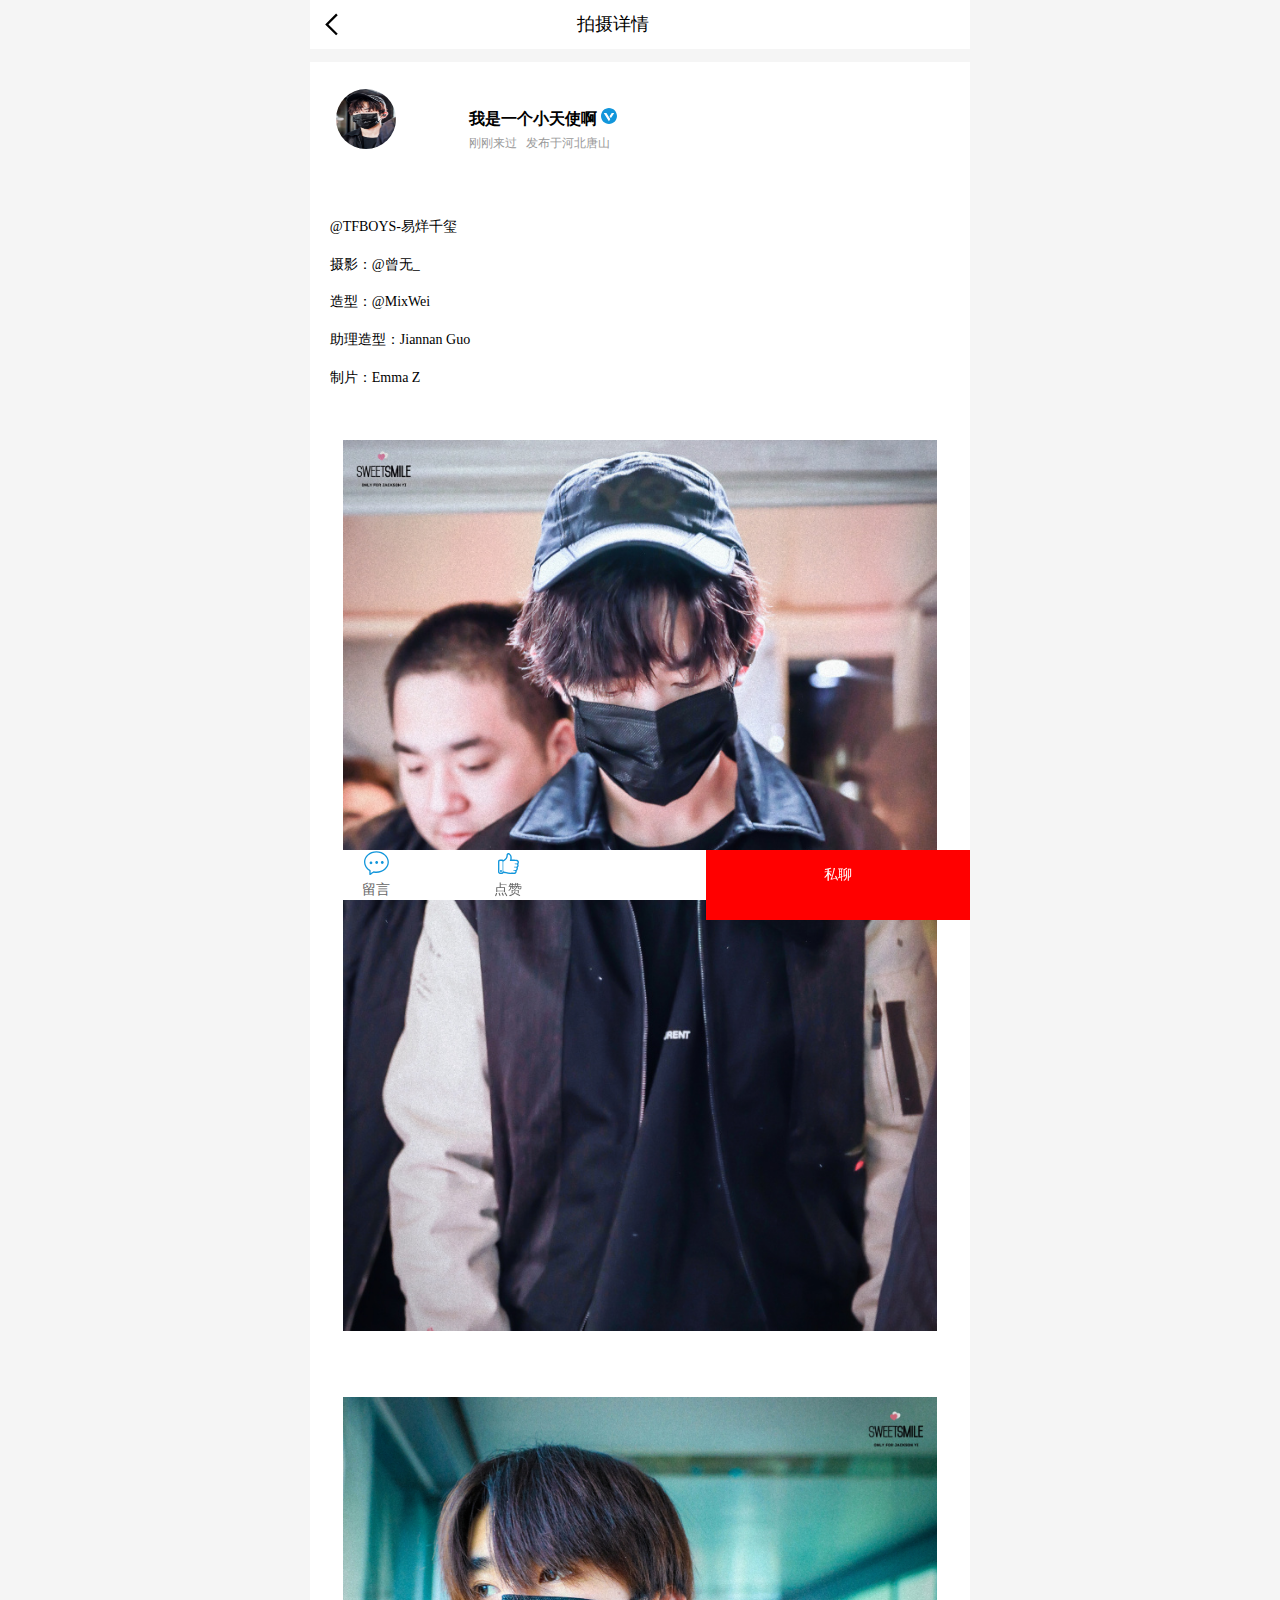
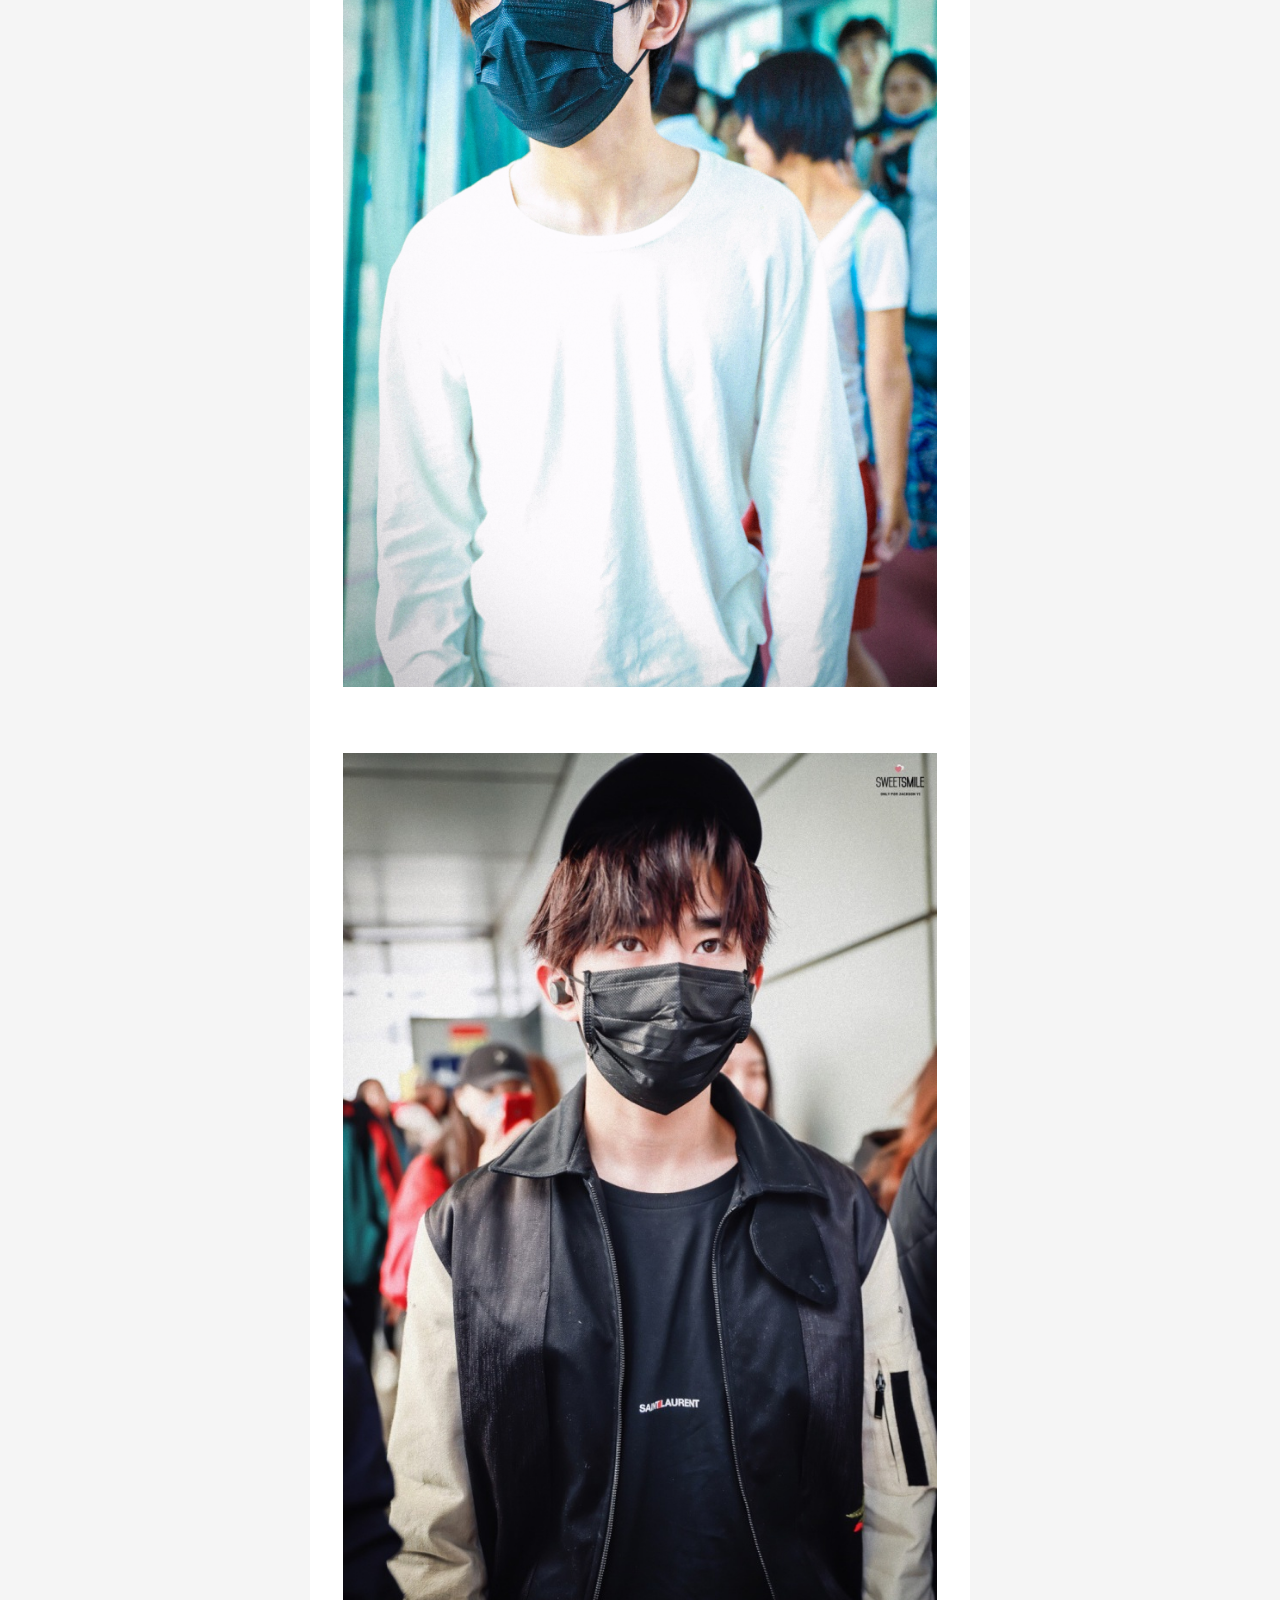
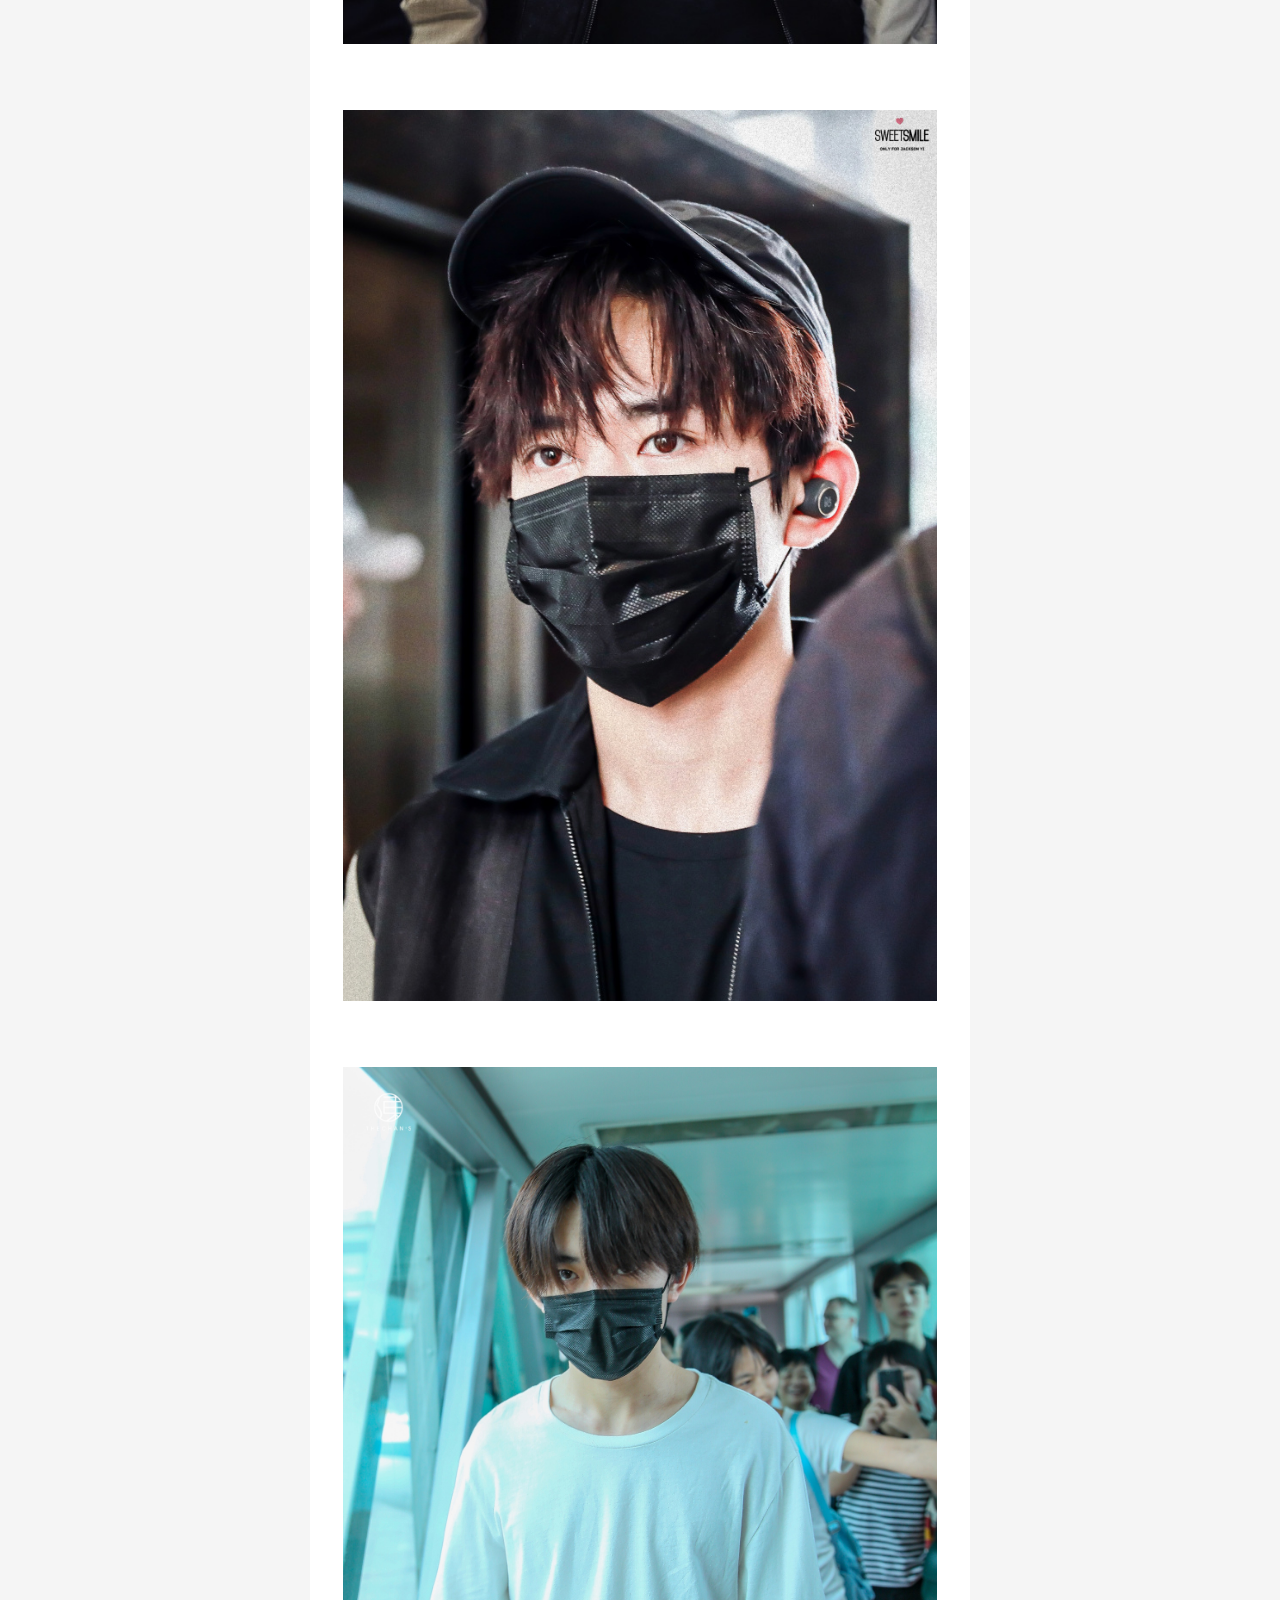
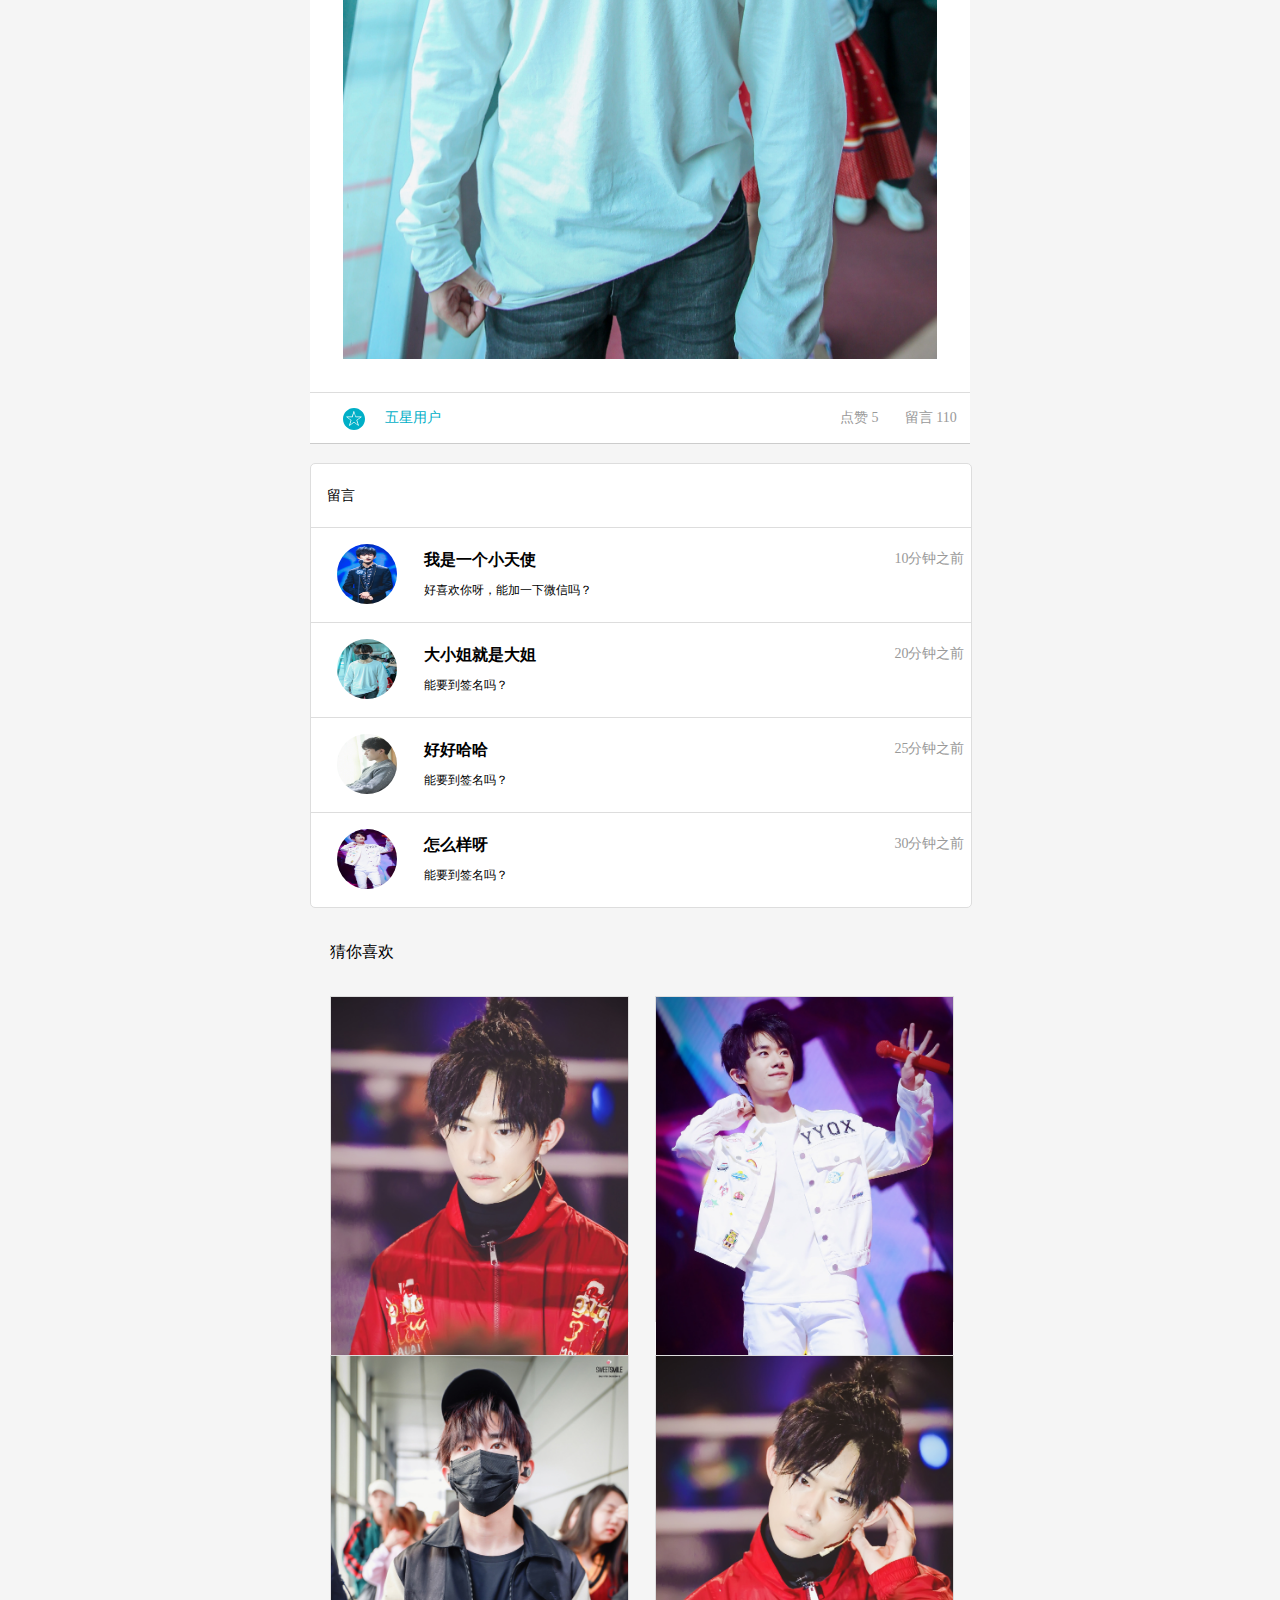
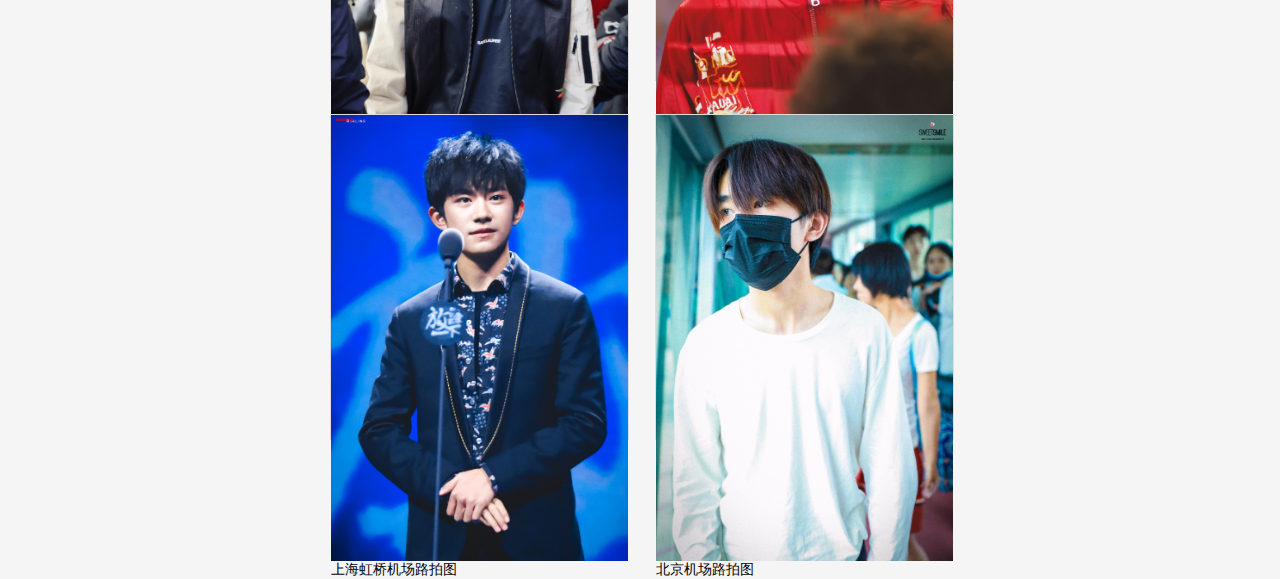
<file: three.html>
<!doctype html>
<html>
<head>
<meta charset="utf-8">
<meta name="viewport" content="initial-scale=1.0, maximum-scale=1.0, minimum-scale=1.0, user-scalable=no, width=device-width">
<meta name="apple-mobile-web-app-capable" content="yes">
<meta name="apple-mobile-web-app-status-bar-style" content="black">
<meta name="format-detection" content="email=no"/>
<meta name="format-detection" content="telephone=no"/>
<meta content="" name="keywords" />
<meta content="" name="description" />
<title>三级页面</title>
<link href="css/index3-css.css" rel="stylesheet" type="text/css">
</head>

<body>
<header>
  <div class="left">
    <a href="two.html">
    <svg xmlns:xlink="http://www.w3.org/1999/xlink" xmlns="http://www.w3.org/2000/svg" version="1.1" width="25" height="25" viewBox="0 0 32 32"><defs><style type="text/css"><![CDATA[

]]></style></defs><g class="transform-group"><g transform="scale(0.03125, 0.03125)"><path d="M767.411612 130.775657 700.386529 63.852903 253.723194 510.516239 700.386529 957.179574 767.411612 890.25682 387.773359 510.516239Z" fill="#000"></path></g></g></svg>
</a>
  </div>

  <div class="mid"><p>拍摄详情</p>
  </div>
   <div class="right">
   <a href="#">
 
</a> 
   </div>
</header>

<div class="main">
	<div class="head">
    <div class="touxiang"><img src="images/a10.jpg" width="60" height="60"></div>
    <div class="pangbai"><h3>我是一个小天使啊 
	<svg xmlns="http://www.w3.org/2000/svg" viewBox="0 0 16.0156 16" width="16.0156" height="16" version="1.1"><defs><style type="text/css"><![CDATA[
@font-face { font-family: ifont; src: url(http://at.alicdn.com/t/font_1442373896_4754455.eot?#iefix) format(embedded-opentype), url(http://at.alicdn.com/t/font_1442373896_4754455.woff) format(woff), url(http://at.alicdn.com/t/font_1442373896_4754455.ttf) format(truetype), url(http://at.alicdn.com/t/font_1442373896_4754455.svg#ifont) format(svg); }

]]></style></defs><g class="transform-group"><g transform="scale(0.015625)"><path fill="#1296db" d="M 512.005 0 c -281.602 0 -512.005 230.4 -512.005 512.005 c 0 281.597 230.4 511.995 512.005 511.995 c 281.597 0 511.997 -230.397 511.997 -511.995 C 1024 230.4 793.601 0 512.005 0 L 512.005 0 Z M 588.801 723.199 l -70.4019 115.2 l -6.3946 6.40182 l -6.40182 0 l 0 0 l 0 0 l 0 0 l -320.001 -512.005 l 0 0 l 0 -6.3946 l 6.40182 -6.40182 l 140.795 0 c 6.40182 0 12.8036 6.40182 12.8036 6.40182 l 243.2 383.999 l 0 0 l 0 0 l 0 0 l 0 6.40182 C 595.203 723.199 588.801 723.199 588.801 723.199 L 588.801 723.199 L 588.801 723.199 Z M 838.401 332.797 L 640.001 640.001 l -6.40182 6.40001 l -6.3964 0 l 0 0 l 0 0 l 0 -6.40001 l -76.8019 -108.797 l 0 0 l 0 -6.40182 c 0 -6.40182 0 -6.40182 6.40182 -6.40182 L 678.399 332.797 c -6.3964 -12.7964 0 -12.7964 6.40182 -12.7964 l 0 0 l 0 0 l 147.204 0 l 0 0 C 832.005 320.001 838.401 320.001 838.401 332.797 C 838.401 326.402 838.401 326.402 838.401 332.797 L 838.401 332.797 L 838.401 332.797 Z M 838.401 332.797" /></g></g></svg>
</h3>
    
    <p>刚刚来过&nbsp;&nbsp;&nbsp;发布于河北唐山</p></div>
    </div><!--head结束 -->
    <div class="clear"></div>
    <div class="content">
    <ul>
    <li>@TFBOYS-易烊千玺</li>
    <li>摄影：@曾无_</li>
    <li>造型：@MixWei</li>
    <li>助理造型：Jiannan Guo</li>
    <li>制片：Emma Z</li>
    </ul>
    </div>
    
    
    <div class="tu">
    <img src="images/a11.jpg" width="90%">
    <img src="images/a12.jpg" width="90%">
    <img src="images/a9.jpg" width="90%">
    <img src="images/a10.jpg" width="90%">
    <img src="images/a2.jpg" width="90%">
    <div class="dan">
    <svg height="22" width="22" xmlns:xlink="http://www.w3.org/1999/xlink" class="icon" style="" viewBox="0 0 1024 1024" version="1.1" xmlns="http://www.w3.org/2000/svg" p-id="2071"><defs><style type="text/css"><![CDATA[

]]></style></defs><path fill="#00afc7" d="M576 409.6 512 204.8 448 416c0 6.4-6.4 12.8-12.8 12.8L211.2 428.8l172.8 128c6.4 6.4 6.4 12.8 6.4 19.2l-64 204.8 172.8-128c6.4-6.4 12.8-6.4 19.2 0l172.8 128-64-204.8c0-6.4 0-12.8 6.4-19.2l172.8-128L595.2 428.8C588.8 422.4 582.4 422.4 576 409.6z" p-id="2072"></path><path fill="#00afc7" d="M512 0C230.4 0 0 230.4 0 512c0 281.6 230.4 512 512 512s512-230.4 512-512C1024 230.4 793.6 0 512 0zM864 422.4l-204.8 147.2 76.8 236.8c0 6.4 0 12.8-6.4 19.2 0 0-6.4 0-6.4 0 0 0-6.4 0-6.4 0L512 678.4l-204.8 147.2c-6.4 6.4-12.8 6.4-19.2 0-6.4-6.4-6.4-12.8-6.4-19.2l76.8-236.8L160 422.4C153.6 416 153.6 409.6 153.6 403.2c0-6.4 6.4-12.8 12.8-12.8l249.6 0 76.8-236.8c0-6.4 6.4-12.8 12.8-12.8 6.4 0 12.8 6.4 12.8 12.8l76.8 236.8 249.6 0C870.4 396.8 876.8 409.6 864 422.4z" p-id="2073"></path></svg><p class="hua">五星用户</p>

     <span class="num">留言&nbsp;110</span>     
<span class='nn'>点赞&nbsp;5</span>
</div>

      </div>  
        
</div><!--main结束 -->
<div class="message">
<ul class="nav">
  <li>

    <span>留言</span>

  </li>
  <li>
    <a href="#">
    <div class="touxiang1"><img src="images/a1.jpg" width="60" height="60"></div>
    <div class="pangbai1"><h3></h3>
    <p></p></div>
        <em></em>
    </a>
  </li>
</ul>
</div>

<div id="youlike">
<h3>猜你喜欢</h3>
<div class="cheng3">
  <div class="little">
    <img src="">
    <span></span>
    <div class="hezi">
       
       </div>
  </div>
</div>
<div class="cheng1">
  <div class="little">
    <img src="">
    <span></span>
    <div class="hezi">
       
       </div>
  </div>
</div>
<div class="cheng3">
  <div class="little">
    <img src="">
    <span></span>
    <div class="hezi">
       
       </div>
  </div>
</div>
<div class="cheng1">
  <div class="little">
    <img src="">
    <span></span>
    <div class="hezi">
       
       </div>
  </div>
</div>
<div class="cheng3">
  <div class="little">
    <img src="">
    <span></span>
    <div class="hezi">
       
       </div>
  </div>
</div>
<div class="cheng1">
  <div class="little">
    <img src="">
    <span></span>
    <div class="hezi">
       
       </div>
  </div>
</div>

</div><!--youlike结束-->
<!--弹框-->
<div id="footera">
<div class="xuan" id="hui">
<svg height="45" width="45" xmlns:xlink="http://www.w3.org/1999/xlink" class="icon" style="" viewBox="0 0 1024 1024" version="1.1" xmlns="http://www.w3.org/2000/svg" p-id="2354"><defs><style type="text/css"><![CDATA[

]]></style></defs><path fill="#1296db" d="M258.913353 548.183084l0 44.429909c0 5.028527-2.365884 7.546883-7.098675 7.546883l-41.816384 0c-4.736884 0-7.102768-2.518357-7.102768-7.546883l0-44.429909c0-5.028527 2.365884-7.54279 7.102768-7.54279l41.816384 0C256.547469 540.640294 258.913353 543.154557 258.913353 548.183084L258.913353 548.183084zM315.719126 428.308903l0 44.429909c0 5.028527-2.366907 7.54279-7.099698 7.54279l-98.621135 0c-4.736884 0-7.102768-2.514263-7.102768-7.54279l0-44.429909c0-5.028527 2.365884-7.54279 7.102768-7.54279l98.621135 0C313.352219 420.766113 315.719126 423.280376 315.719126 428.308903L315.719126 428.308903zM258.913353 308.434721l0 45.264926c0 5.03262-2.365884 7.546883-7.098675 7.546883l-41.816384 0c-4.736884 0-7.102768-2.514263-7.102768-7.546883L202.895525 308.434721c0-5.03262 2.365884-7.546883 7.102768-7.546883l41.816384 0C256.547469 300.887838 258.913353 303.402101 258.913353 308.434721L258.913353 308.434721zM710.211852 548.183084l0 44.429909c0 5.028527-2.365884 7.546883-7.102768 7.546883L322.821895 600.159876c-4.732791 0-7.102768-2.518357-7.102768-7.546883l0-44.429909c0-5.028527 2.369977-7.54279 7.102768-7.54279l380.286166 0C707.844945 540.640294 710.211852 543.154557 710.211852 548.183084L710.211852 548.183084zM428.546821 428.308903l0 44.429909c0 5.028527-2.371 7.54279-7.103792 7.54279l-42.603307 0c-4.736884 0-7.102768-2.514263-7.102768-7.54279l0-44.429909c0-5.028527 2.365884-7.54279 7.102768-7.54279l42.603307 0C426.175821 420.766113 428.546821 423.280376 428.546821 428.308903L428.546821 428.308903zM371.736954 308.434721l0 45.264926c0 5.03262-2.365884 7.546883-7.099698 7.546883l-41.815361 0c-4.732791 0-7.102768-2.514263-7.102768-7.546883L315.719126 308.434721c0-5.03262 2.369977-7.546883 7.102768-7.546883l41.815361 0C369.37107 300.887838 371.736954 303.402101 371.736954 308.434721L371.736954 308.434721zM540.578384 428.308903l0 44.429909c0 5.028527-2.102894 7.54279-6.311753 7.54279l-42.603307 0c-4.732791 0-7.098675-2.514263-7.098675-7.54279l0-44.429909c0-5.028527 2.365884-7.54279 7.098675-7.54279l42.603307 0C538.476513 420.766113 540.578384 423.280376 540.578384 428.308903L540.578384 428.308903zM484.564649 308.434721l0 45.264926c0 5.03262-2.371 7.546883-7.103792 7.546883l-41.815361 0c-4.732791 0-7.098675-2.514263-7.098675-7.546883L428.546821 308.434721c0-5.03262 2.365884-7.546883 7.098675-7.546883l41.815361 0C482.193649 300.887838 484.564649 303.402101 484.564649 308.434721L484.564649 308.434721zM653.406079 428.308903l0 44.429909c0 5.028527-2.369977 7.54279-7.102768 7.54279l-41.815361 0c-4.732791 0-7.099698-2.514263-7.099698-7.54279l0-44.429909c0-5.028527 2.365884-7.54279 7.099698-7.54279l41.815361 0C651.036102 420.766113 653.406079 423.280376 653.406079 428.308903L653.406079 428.308903zM823.035454 548.183084l0 44.429909c0 5.028527-2.365884 7.546883-7.099698 7.546883l-42.6074 0c-4.732791 0-7.099698-2.518357-7.099698-7.546883l0-44.429909c0-5.028527 2.365884-7.54279 7.099698-7.54279l42.6074 0C820.668547 540.640294 823.035454 543.154557 823.035454 548.183084L823.035454 548.183084zM597.388251 308.434721l0 45.264926c0 5.03262-2.365884 7.546883-7.102768 7.546883l-42.603307 0c-4.732791 0-7.102768-2.514263-7.102768-7.546883L540.579407 308.434721c0-5.03262 2.369977-7.546883 7.102768-7.546883l42.603307 0C595.021344 300.887838 597.388251 303.402101 597.388251 308.434721L597.388251 308.434721zM710.211852 308.434721l0 45.264926c0 5.03262-2.365884 7.546883-7.102768 7.546883l-42.603307 0c-4.732791 0-7.099698-2.514263-7.099698-7.546883L653.406079 308.434721c0-5.03262 2.365884-7.546883 7.099698-7.546883l42.603307 0C707.844945 300.887838 710.211852 303.402101 710.211852 308.434721L710.211852 308.434721zM823.035454 308.434721l0 164.30409c0 5.028527-2.365884 7.54279-7.099698 7.54279l-98.625228 0c-4.732791 0-7.099698-2.514263-7.099698-7.54279l0-44.429909c0-5.028527 2.365884-7.54279 7.099698-7.54279l48.919153 0L766.22968 308.434721c0-5.03262 2.365884-7.546883 7.099698-7.546883l42.6074 0C820.668547 300.887838 823.035454 303.402101 823.035454 308.434721L823.035454 308.434721zM879.053282 660.515498 879.053282 241.368256l-732.963531 0 0 419.147242L879.053282 660.515498 879.053282 660.515498zM935.07111 241.368256l0 419.147242c0 16.20917-5.523807 30.179346-16.568351 41.915645s-24.196075 17.603937-39.449477 17.603937l-732.963531 0c-15.253402 0-28.404933-5.867638-39.449477-17.603937S90.071923 676.724669 90.071923 660.515498L90.071923 241.368256c0-16.764825 5.523807-31.015388 16.568351-42.750663 11.044544-11.736299 24.196075-17.60496 39.449477-17.60496l732.963531 0c15.781428 0 28.928866 5.868661 39.449477 17.60496C929.02337 210.352869 934.544107 224.603431 935.07111 241.368256L935.07111 241.368256zM935.07111 241.368256" p-id="2355"></path><path fill="#1296db" d="M425.756265 748.947574 506.557546 844.11505 587.358827 748.947574Z" p-id="2356"></path></svg>
</div>

<div class="xuana" id="top" >
<input class="name" type="text" value="输入文字信息" onClick="this.value=''"></input>
</div>

<div class="xuan" id="honga">
<p class="threea">发送</p>
</div>
</div>
<!--页脚-->
<div id="footer">
<div class="xuan" id="xuan">
<svg height="27" width="27" xmlns:xlink="http://www.w3.org/1999/xlink" class="icon" style="" viewBox="0 0 1024 1024" version="1.1" xmlns="http://www.w3.org/2000/svg" p-id="2163"><defs><style type="text/css"><![CDATA[

]]></style></defs><path fill="#1296db" d="M357.3248 487.41376c0 30.09536-24.42752 54.4256-54.56896 54.4256-30.09536 0-54.53312-24.33024-54.53312-54.4256 0-30.09024 24.43264-54.52288 54.53312-54.52288C332.89728 432.88576 357.3248 457.3184 357.3248 487.41376L357.3248 487.41376M357.3248 487.41376 357.3248 487.41376zM982.21568 457.22112c0-227.05152-212.05504-411.79648-472.77568-411.79648-260.72576 0-472.7808 184.74496-472.7808 411.79648 0 134.88128 75.9808 261.21728 203.41248 338.19136l0 129.81248c0 9.24672 5.0688 17.67936 13.16352 21.94944 3.72736 2.08384 7.64416 3.08736 11.86816 3.08736 4.864 0 9.63072-1.38752 13.80864-4.1728l59.88864-39.53152c1.14688-0.69632 2.23744-1.59232 2.87744-2.19136l67.7376-45.09184c33.77664 6.35904 67.44576 9.64096 100.1216 9.64096C770.16064 868.81792 982.21568 684.17024 982.21568 457.22112L982.21568 457.22112M277.41696 759.26528c-119.48032-67.33824-190.7456-180.2752-190.7456-302.14144 0-199.44448 189.65504-361.73824 422.76864-361.73824 233.11872 0 422.77376 162.29376 422.77376 361.73824 0 199.43936-189.71136 361.73312-422.76864 361.73312-32.57856 0-66.34496-3.57376-100.31616-10.624-6.45632-1.48992-13.312-0.09728-18.9696 3.67616l-79.26272 52.8384c-1.09056 0.5888-2.67776 1.98656-2.67776 1.98656l-18.07872 11.91936 0-97.62816C290.13504 771.97824 285.21472 763.72992 277.41696 759.26528L277.41696 759.26528M277.41696 759.26528 277.41696 759.26528zM573.10208 472.1152c0 30.09536-24.42752 54.6304-54.62528 54.6304-30.09024 0-54.52288-24.53504-54.52288-54.6304 0-30.09536 24.43264-54.43584 54.52288-54.43584C548.66944 417.6896 573.10208 442.02496 573.10208 472.1152L573.10208 472.1152M573.10208 472.1152 573.10208 472.1152zM786.36032 472.1152c0 30.09536-24.43776 54.6304-54.53312 54.6304s-54.528-24.53504-54.528-54.6304c0-30.09536 24.43264-54.43584 54.528-54.43584C761.92256 417.6896 786.36032 442.02496 786.36032 472.1152L786.36032 472.1152M786.36032 472.1152 786.36032 472.1152z" p-id="2164"></path></svg>
<p class="two">留言</p></div>

<div class="xuan1" id="top" >
<svg height="27" width="27" xmlns:xlink="http://www.w3.org/1999/xlink" class="icon" style="" viewBox="0 0 1024 1024" version="1.1" xmlns="http://www.w3.org/2000/svg" p-id="3265"><defs><style type="text/css"><![CDATA[

]]></style></defs><path fill="#1296db" d="M888.87936 536.032c-1.36064-3.33056-0.96512-5.62432 1.11488-8.28928 18.47168-23.69792 21.6384-51.5072 17.02272-79.40352-6.656-40.22272-33.23648-63.76064-71.65696-74.31552-18.112-4.97664-36.97536-5.4272-55.6096-6.2464-38.2208-1.67936-76.46592-2.90432-114.73664-3.104-10.4256-0.05376-20.84864-0.77696-31.2768-1.0688-3.5648-0.09984-5.25696-1.27872-4.47616-5.15968 4.82944-24.02432 4.672-48.36992 4.9344-72.73088 0.30336-27.86816-5.08544-54.48192-16.25216-79.8848-13.6576-31.06432-32.95616-57.73568-61.98656-76.35712-17.00864-10.90816-35.47904-16.7872-55.79776-13.2864-37.41312 6.44736-62.94144 36.54144-63.648 74.91584-0.34688 18.784-2.41024 37.3056-6.86848 55.5136-9.48352 38.75968-27.4944 72.57344-57.97888 99.14112-16.60288 14.47296-35.93472 24.31616-55.56352 33.77152-3.73888 1.80096-6.14528-0.09216-8.8448-2.00064-13.51168-9.55136-28.53888-14.85312-45.09312-15.01952-23.70176-0.24192-47.41632-0.29568-71.11808-0.00768-43.77344 0.52992-75.88992 33.18528-75.91552 76.93824-0.03328 65.46944-0.00768 130.93504 0 196.40064 0.00384 66.55232-0.10752 133.10848 0.04608 199.65952 0.08704 39.64544 33.22752 72.736 72.81024 72.97408 24.1408 0.14592 48.29056-0.30464 72.42624 0.12544 29.76384 0.5312 51.75424-12.44672 67.19104-37.2928 2.33088-3.76064 4.49152-4.8128 8.93696-3.71456 25.3184 6.25024 50.7712 11.9488 76.0896 18.18624 48.0192 11.83232 96.62592 20.8064 146.0352 22.1184 58.03392 1.5424 116.13568 0.8192 174.20416 0.29568 19.71584-0.1792 38.53696-6.09536 53.84192-18.95936 28.82432-24.23296 41.64224-55.36768 37.01632-93.1328-0.384-3.13344-0.7808-5.82784 2.19392-8.17664 25.9712-20.50944 35.44192-49.7024 41.66784-80.40064 2.84544-14.0224 2.42048-28.21376-2.12608-41.88928-1.68064-5.06752-0.41344-8.03328 2.74176-12.0832C895.83232 618.11328 906.6432 579.49312 888.87936 536.032zM287.81056 636.18432c-0.00384 64.37504 0.00896 128.7552-0.00384 193.13024-0.00896 19.86688-8.79104 28.7232-28.51072 28.75264-21.96352 0.02944-43.92704 0.04224-65.89568-0.00384-17.9648-0.03712-27.81312-9.83936-27.81696-27.93088-0.03712-129.84064-0.04224-259.67744 0-389.5168 0.00896-17.0176 9.82656-26.82368 26.69696-26.87872 22.40256-0.07552 44.82688 0.59392 67.19616-0.23424 15.67104-0.58112 28.7616 8.61952 28.5696 28.25216C287.4176 506.56 287.81056 571.37408 287.81056 636.18432zM857.56928 467.8848c-0.16256 1.73056-0.50176 3.4432-0.66432 5.17248-2.33984 25.09696-14.98624 37.12128-40.6144 37.84448-15.64672 0.44288-31.3152 0.1472-46.97344 0.18048-2.6112 0.00384-5.2224-0.06272-7.82848 0.03712-9.30048 0.35072-15.49568 5.82784-15.33056 13.47456 0.16384 7.42016 6.18368 12.82688 15.16288 12.9472 16.74496 0.22144 33.49504-0.10496 50.23616 0.2304 17.3568 0.35072 29.68448 10.5536 33.74976 27.23712 8.78976 36.08448-17.472 69.9392-54.31168 69.98528-17.83168 0.0256-35.6672-0.03328-53.49888 0.02944-9.53856 0.03328-15.75936 5.0432-15.97568 12.63488-0.22656 8.06272 5.91104 13.67936 15.6672 13.792 15.65952 0.1792 31.31776 0.04608 46.97728 0.096 4.77952 0.0128 9.52576 0.13824 14.20032 1.55904 13.69728 4.16896 21.14688 14.7072 19.89248 29.07008-1.31968 15.12448-5.8944 29.40928-12.72448 42.87104-7.70176 15.16672-21.76512 20.4352-37.4528 22.58688-17.74848 2.43584-35.61344 0.88576-53.42464 1.30432-2.38976 0.0576-4.82176-0.0832-7.15264 0.31744-6.48832 1.11104-10.97088 6.44736-10.97984 12.73472-0.00768 5.88288 4.32512 11.23456 10.50752 12.40448 3.392 0.64384 6.90688 0.832 10.37312 0.87296 10.65472 0.12928 21.31712-0.09984 31.96672 0.16256 16.04736 0.3968 25.89312 10.12736 24.64768 26.22976-1.12896 14.5728-6.31424 28.06784-18.49728 37.49376-9.62176 7.44576-21.2416 8.67328-32.8064 8.82432-24.13568 0.30464-48.28032 0.09088-72.42112 0.09088-13.48608 0.00896-26.97344-0.18304-40.45184 0.04224-64.07424 1.0688-126.99648-7.22816-189.09312-22.6496-28.25984-7.0144-56.65792-13.48224-84.92672-20.46464-16.58624-4.09856-21.49248-10.72896-21.49632-27.67488-0.01664-110.05312-0.03328-220.1024-0.04096-330.15296 0-18.18624 5.18528-24.94592 22.02624-31.7568 68.47488-27.68768 114.23232-76.75392 137.22368-146.97472 9.27104-28.31488 13.3952-57.48608 14.21696-87.19104 0.544-19.72864 17.7984-30.59584 35.55968-22.09792 19.3344 9.2544 31.48928 25.72032 41.64224 43.69792 15.32544 27.136 19.79904 56.56576 18.36288 87.45856-1.0752 23.07456-1.9776 46.05056-8.78592 68.31488-3.87712 12.68096-7.9808 25.28896-11.96672 37.9328-2.08128 6.60096-1.76384 7.1232 5.1392 7.14496 42.19392 0.09984 84.39296-0.1472 126.57792 0.32512 31.51488 0.35072 63.02976 1.3376 94.51904 2.58944 12.5568 0.50176 25.07776 2.10176 37.31072 5.55264C848.8576 428.58624 859.75936 444.18304 857.56928 467.8848zM226.86592 758.95168c-20.93312 0.04608-37.42336 16.72064-37.38496 37.80736 0.03712 21.28256 16.26496 37.41824 37.61024 37.39392 21.05216-0.02176 37.62688-16.5952 37.59744-37.5936C264.66048 775.77216 247.69792 758.9056 226.86592 758.95168zM226.46912 808.36096c-5.84064-0.22528-11.168-5.68576-11.21024-11.48544-0.04224-6.28352 5.2352-11.4432 11.6736-11.40992 6.90304 0.03328 11.32672 4.57472 11.23456 11.51872C238.08384 803.38048 232.71552 808.59904 226.46912 808.36096z" p-id="3266"></path></svg>
<svg height="27" width="27" xmlns:xlink="http://www.w3.org/1999/xlink" class="icon" style="display:none;" viewBox="0 0 1024 1024" version="1.1" xmlns="http://www.w3.org/2000/svg" p-id="3510"><defs><style type="text/css"><![CDATA[

]]></style></defs><path fill="#00afc7" d="M959.715905 460.891995c0-20.11513-7.020904-37.630039-20.318768-50.653657-25.278733-24.76401-64.214511-24.607444-68.02428-24.596188L681.459506 385.642151c20.845771-30.742165 45.981241-77.717036 59.3272-139.260717 12.986779-59.902298 7.858992-101.30629-15.669888-126.572744-12.554944-13.501502-36.468586-28.345582-79.908958-22.115694-37.379329 5.331425-52.761668 38.84061-70.565149 77.645404-14.640442 31.903617-32.850176 71.606875-68.072375 114.460892-50.78157 61.800531-128.142495 113.523543-172.563194 140.365888-5.798053-34.837436-35.929304-61.546751-72.38868-61.546751L137.045259 368.618429c-40.58944 0-73.607438 33.017998-73.607438 73.607438l0 378.712321c0 40.58944 33.017998 73.607438 73.607438 73.607438l124.57218 0c40.095183 0 72.67316-32.255635 73.464175-72.1656 68.042699 65.215304 140.608411 71.813582 145.897881 72.1656l289.518906 0c79.742159 0 120.187313-28.093848 120.187313-83.491553 0-23.098068-9.368368-40.805358-22.835078-54.079686 23.62507-11.561313 41.811268-30.585599 41.811268-60.549028 0-23.912619-9.800203-42.398646-23.337521-56.235792 22.23542-13.777795 34.479279-36.036751 34.479279-64.946174 0-17.33583-4.145413-31.844266-10.398838-43.728944 10.207479-3.738138 20.318768-9.392928 28.872584-17.910928C952.647929 500.295424 959.715905 482.061131 959.715905 460.891995zM223.855394 769.554914c0 13.549597-10.973936 24.535813-24.535813 24.535813-13.561877 0-24.535813-10.986215-24.535813-24.535813l0-35.881209c0-13.549597 10.973936-24.535813 24.535813-24.535813 13.561877 0 24.535813 10.986215 24.535813 24.535813L223.855394 769.554914zM376.078331 756.053412c0 13.549597-10.973936 24.535813-24.535813 24.535813-13.561877 0-24.535813-10.986215-24.535813-24.535813L327.006705 510.694261c0-13.549597 10.973936-24.535813 24.535813-24.535813 13.561877 0 24.535813 10.986215 24.535813 24.535813L376.078331 756.053412z" p-id="3511"></path></svg>
<p class="two" id="down">点赞</p>
</div>
<div class="xuan" id="hong">
<a href="duihuakuang/juti.html"><p class="three">私聊</p></a>
</div>
</div>
 <script src="js/jquery.min.js"></script>
<script>
$(function(){
	$(".xuan1").click(function(){
		$(".xuan1 svg:eq(0)").hide();
		$(".xuan1 svg:eq(1)").show();
		})
	});
</script> 
<script>
$(function(){
$("#xuan").click(function(){
  $("#footera").show();
  $("#footer").hide();
});
$("#hui").click(function(){
  $("#footer").show();
  $("#footera").hide();
});
});
</script> 
 <script>
$(function(){
	 var cm=[{"user":"我是一个小天使","content":"好喜欢你呀，能加一下微信吗？","time":"10分钟之前",pic:"a1.jpg"},
	         {"user":"大小姐就是大姐","content":"能要到签名吗？","time":"20分钟之前",pic:"a2.jpg"},
			 {"user":"好好哈哈","content":"能要到签名吗？","time":"25分钟之前",pic:"a3.jpg"},
			 {"user":"怎么样呀","content":"能要到签名吗？","time":"30分钟之前",pic:"a4.jpg"}];
localStorage.lastname="喜欢千玺的小萌妹";
localStorage.touxiang="a5.jpg";
 $(".threea").click(function(){
	   var name=localStorage.lastname;
       var cm2={"user":name,"time":shijian};
        var nr=$("#top .name").val();
       var shijian = Math.floor((new Date() - Date.parse("2018/12/24 8:00:00")) / 3600000 );
       var cm2={"user":name,"time":shijian+"分钟之前","content":nr,"num":0,"pic":localStorage.touxiang};
      cm.push(cm2);
      console.log(cm.length)
      insert(cm.length-1)

  
   })
   var cb=$(".message>ul>li:last");
   $.each (cm, function (i, item)  
            { 
                insert(i)              
             })
function insert(i)
{console.log(i);
    if(i>0)
               {
                var cn=cb.clone(true)
               cb.after(cn);
               cb=cb.next();
               }

cb.find("h3").text(cm[i].user).next().text(cm[i].content).parent().next().text(cm[i].time);
cb.find("img").attr("src","images/"+cm[i].pic);
console.log("images/"+cm[i].pic);
}
})
 </script>
<script src="js/jq2.js"  charset="UTF-8"></script>
</body>
</html>
</file>
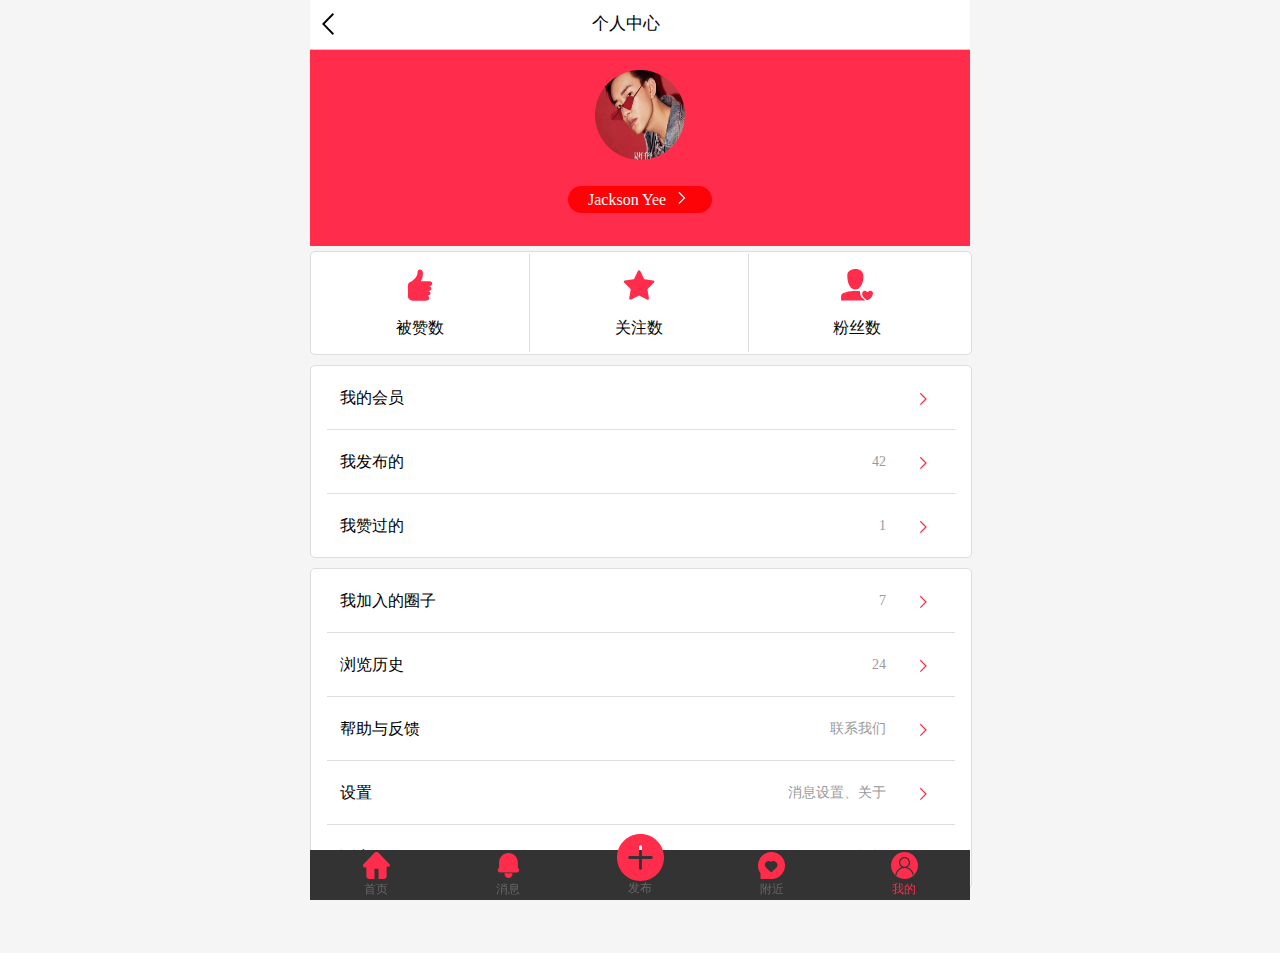
<file: wode/dengluhou.html>
<!doctype html>
<html>
<head>
<meta charset="utf-8">
<title>个人登陆中心</title>
    <meta name="charset" content="utf-8">
    <meta name="viewport" content="initial-scale=1.0, maximum-scale=1.0, minimum-scale=1.0, user-scalable=no, width=device-width">
    <meta name="apple-mobile-web-app-capable" content="yes">
	<meta name="apple-mobile-web-app-status-bar-style" content="black">
	<meta http-equiv="Cache-Control" content="must-revalidate,no-cache">
	<meta name="application-name" content=>
    <meta name="description" content=>
    <meta name="keywords" content="">

<link rel="stylesheet" type="text/css" href="css/4.1.css">

</head>

<body>
<div class="big">
<div class="head"><a href="../index.html"><svg class="icon" style="" viewBox="0 0 1024 1024" version="1.1" xmlns="http://www.w3.org/2000/svg" p-id="3169" xmlns:xlink="http://www.w3.org/1999/xlink" width="32" height="32"><defs><style type="text/css"><![CDATA[

]]></style></defs><path d="M629.376 160 330.624 467.968 330.624 467.968 288 512 330.624 555.968 330.688 555.968 629.376 863.936 672 819.968 373.312 512 672 204.032Z" p-id="3170"/></svg></a><p>个人中心</p><div class="kong"></div></div>

<div class="wo">
  <img src="../images/b-8.jpg">
  <p>
    <a href="xiugaigeren.html">Jackson Yee<svg xmlns:xlink="http://www.w3.org/1999/xlink" xmlns="http://www.w3.org/2000/svg" version="1.1" width="14" height="14" viewBox="0 0 32 32"><defs><style type="text/css"><![CDATA[

]]></style></defs><g class="transform-group"><g transform="scale(0.03125, 0.03125)"><path d="M633.361447 510.516239 253.723194 890.25682 320.748276 957.179574 767.411612 510.516239 320.748276 63.852903 253.723194 130.775657Z" fill="#fff"></path></g></g></svg></a>
  </p>
</div>

<ul class="member">
  <li><a href="#"><svg class="icon" style="" viewBox="0 0 1024 1024" version="1.1" xmlns="http://www.w3.org/2000/svg" p-id="1087" xmlns:xlink="http://www.w3.org/1999/xlink" width="32" height="32"><defs><style type="text/css"><![CDATA[

]]></style></defs><path d="M904 466.016q0 16-6.496 30.496t-16.992 25.504-25.504 17.504-31.008 6.496l-28.992 0q32.992 0 56.512 22.016t23.488 54.016-23.488 55.008-56.512 23.008l-30.016 0q34.016 0 57.504 23.008t23.488 55.008q0 16-8.992 30.496t-24.512 24.992-35.488 16.512-40.992 6.016q32.992 0 53.504 23.488t20.512 55.488q0 20-11.488 34.496t-28.992 24-37.504 14.016-36 4.512l-419.008 0q-32 0-59.488-10.496t-48-30.016-32-46.496-11.488-60.992l0-306.016q0-20 1.504-40t7.488-37.504 18.496-32 33.504-23.488q20-8 45.504-24t52.992-38.016 53.504-49.504 47.008-58.016 33.504-63.488 12.512-67.008q0.992-30.016 8-50.016t18.496-32.512 24.992-18.016 27.488-5.504q36 0 60.512 22.016t34.496 72q2.016 43.008-4.992 91.008-6.016 40.992-20.992 90.016t-46.016 96.992l290.016 0q32.992 0 56.512 21.504t23.488 53.504z" p-id="1088" fill="#ff2d4b"/></svg></a><p class="hao">被赞数</p></li>
  <li><a href="guanzhu.html"><svg class="icon" style="" viewBox="0 0 1028 1024" version="1.1" xmlns="http://www.w3.org/2000/svg" p-id="2238" xmlns:xlink="http://www.w3.org/1999/xlink" width="32.125" height="32"><defs><style type="text/css"><![CDATA[

]]></style></defs><path d="M513.943229 848.131997c5.329333 0 10.658667 1.279971 15.476012 3.909729l236.70153 127.415286c14.219313 7.633281 32.534533 6.632577 45.892775-2.490125 13.078975-9.006341 19.68828-24.13327 17.081794-39.399832l-46.148769-275.542829c-1.745415-10.402673 1.652326-21.038067 9.169246-28.554987l198.977296-198.581669c10.891389-10.868117 14.568396-26.483762 9.63469-40.819436-5.003523-14.568396-18.035954-25.133974-33.907593-27.484466l-271.446922-40.377264c-10.728483-1.582509-19.944274-8.377991-24.645258-18.129043L552.668167 63.114202c-6.935115-14.405491-22.131861-23.691098-38.724938-23.691098s-31.813095 9.285607-38.794755 23.691098l-117.966773 244.916616c-4.677712 9.774323-13.940047 16.569805-24.645258 18.152315L61.066248 366.583669c-15.662189 2.32722-28.950615 13.12552-33.930865 27.554283-4.910434 14.265858-1.210154 29.85823 9.657962 40.703075l198.954024 198.628213c7.493648 7.493648 10.914661 18.129043 9.169246 28.554987L198.791118 937.497239c-2.606486 15.313107 3.979546 30.463308 17.174882 39.539465 13.12552 9.006341 31.44074 10.100134 45.916047 2.32722l236.585169-127.322197C503.284562 849.411968 508.590623 848.131997 513.943229 848.131997z" p-id="2239" fill="#ff2d4b"/></svg><p class="hao">关注数</p></a></li>
  <li><a href="fensi.html"><svg class="icon" style="" viewBox="0 0 1024 1024" version="1.1" xmlns="http://www.w3.org/2000/svg" p-id="3149" xmlns:xlink="http://www.w3.org/1999/xlink" width="32" height="32"><defs><style type="text/css"><![CDATA[

]]></style></defs><path d="M200.878 204.164c0 614.465 516.33 576.851 516.33 26.389 0-326.228-516.33-284.825-516.33-26.389v0z" p-id="3150" fill="#ff2d4b"/><path d="M2.29 1009.040h767.873c-22.729-62.619-118.561-57.196-150.802-192.765-28.801-121.085 59.459-114.523-233.664-111.245-97.755 1.081-210.021 29.006-285.651 58.369-70.057 27.225-91.875 53.71-97.754 100.442v145.198z" p-id="3151" fill="#ff2d4b"/><path d="M677.49 797.927c0 94.429 137.299 197.921 172.107 197.921 59.578 0 162.371-111.701 172.111-200.349v-25.972c-3.823-30.465-22.177-55.963-61.897-69.707-54.081-18.732-75.118 21.915-110.214 45.328-36.063-24.078-47.649-56.418-98.665-46.049-47.917 9.745-73.442 47.299-73.442 98.829v0z" p-id="3152" fill="#ff2d4b"/></svg><p class="hao">粉丝数</p></a></li>
</ul>

<ul class="nav">
  <li>
    <a href="#"><svg xmlns:xlink="http://www.w3.org/1999/xlink" xmlns="http://www.w3.org/2000/svg" version="1.1" width="14" height="14" viewBox="0 0 32 32"><defs><style type="text/css"><![CDATA[

]]></style></defs><g class="transform-group"><g transform="scale(0.03125, 0.03125)"><path d="M633.361447 510.516239 253.723194 890.25682 320.748276 957.179574 767.411612 510.516239 320.748276 63.852903 253.723194 130.775657Z" fill="#ff2d4b"></path></g></g></svg>
    <span>我的会员</span>
      
    </a>
  </li>
  <li>
    <a href="#"><svg xmlns:xlink="http://www.w3.org/1999/xlink" xmlns="http://www.w3.org/2000/svg" version="1.1" width="14" height="14" viewBox="0 0 32 32"><defs><style type="text/css"><![CDATA[

]]></style></defs><g class="transform-group"><g transform="scale(0.03125, 0.03125)"><path d="M633.361447 510.516239 253.723194 890.25682 320.748276 957.179574 767.411612 510.516239 320.748276 63.852903 253.723194 130.775657Z" fill="#ff2d4b"></path></g></g></svg>
    <span><a href="#">我发布的</span>
      <em>42</em>
    </a>
  </li>
  
  <li>
    <a href="#"><svg xmlns:xlink="http://www.w3.org/1999/xlink" xmlns="http://www.w3.org/2000/svg" version="1.1" width="14" height="14" viewBox="0 0 32 32"><defs><style type="text/css"><![CDATA[

]]></style></defs><g class="transform-group"><g transform="scale(0.03125, 0.03125)"><path d="M633.361447 510.516239 253.723194 890.25682 320.748276 957.179574 767.411612 510.516239 320.748276 63.852903 253.723194 130.775657Z" fill="#ff2d4b"></path></g></g></svg>
    <span>我赞过的</span>
      <em>1</em>
    </a>
  </li>
</ul>
<ul class="nav">
  <li>
    <a href="#"><svg xmlns:xlink="http://www.w3.org/1999/xlink" xmlns="http://www.w3.org/2000/svg" version="1.1" width="14" height="14" viewBox="0 0 32 32"><defs><style type="text/css"><![CDATA[

]]></style></defs><g class="transform-group"><g transform="scale(0.03125, 0.03125)"><path d="M633.361447 510.516239 253.723194 890.25682 320.748276 957.179574 767.411612 510.516239 320.748276 63.852903 253.723194 130.775657Z" fill="#ff2d4b"></path></g></g></svg>
    <span>我加入的圈子</span>
   <em>7</em>
    </a>
  </li>
 
  <li>
    <a href="#"><svg xmlns:xlink="http://www.w3.org/1999/xlink" xmlns="http://www.w3.org/2000/svg" version="1.1" width="14" height="14" viewBox="0 0 32 32"><defs><style type="text/css"><![CDATA[

]]></style></defs><g class="transform-group"><g transform="scale(0.03125, 0.03125)"><path d="M633.361447 510.516239 253.723194 890.25682 320.748276 957.179574 767.411612 510.516239 320.748276 63.852903 253.723194 130.775657Z" fill="#ff2d4b"></path></g></g></svg>
    <span><a href="#">浏览历史</a></span>
      <em>24</em>
    </a>
  </li>
  <li>
    <a href="#"><svg xmlns:xlink="http://www.w3.org/1999/xlink" xmlns="http://www.w3.org/2000/svg" version="1.1" width="14" height="14" viewBox="0 0 32 32"><defs><style type="text/css"><![CDATA[

]]></style></defs><g class="transform-group"><g transform="scale(0.03125, 0.03125)"><path d="M633.361447 510.516239 253.723194 890.25682 320.748276 957.179574 767.411612 510.516239 320.748276 63.852903 253.723194 130.775657Z" fill="#ff2d4b"></path></g></g></svg>
    <span>帮助与反馈</span>
      <em>联系我们</em>
    </a>
  </li>
    <li>
    <a href="#"><svg xmlns:xlink="http://www.w3.org/1999/xlink" xmlns="http://www.w3.org/2000/svg" version="1.1" width="14" height="14" viewBox="0 0 32 32"><defs><style type="text/css"><![CDATA[

]]></style></defs><g class="transform-group"><g transform="scale(0.03125, 0.03125)"><path d="M633.361447 510.516239 253.723194 890.25682 320.748276 957.179574 767.411612 510.516239 320.748276 63.852903 253.723194 130.775657Z" fill="#ff2d4b"></path></g></g></svg>
    <span>设置</span>
    <em>消息设置、关于</em>
    </a>
  </li>  <li>
    <a href="#"><svg xmlns:xlink="http://www.w3.org/1999/xlink" xmlns="http://www.w3.org/2000/svg" version="1.1" width="14" height="14" viewBox="0 0 32 32"><defs><style type="text/css"><![CDATA[

]]></style></defs><g class="transform-group"><g transform="scale(0.03125, 0.03125)"><path d="M633.361447 510.516239 253.723194 890.25682 320.748276 957.179574 767.411612 510.516239 320.748276 63.852903 253.723194 130.775657Z" fill="#ff2d4b"></path></g></g></svg>
    <span>更多</span>
    <em>订阅</em>
    </a>
  </li>
</ul>


<div id="footer">
<div class="xuan">
<a href="../index.html">
<svg t="1528635126999" class="icon" style="" viewBox="0 0 1024 1024" version="1.1" xmlns="http://www.w3.org/2000/svg" p-id="2076" xmlns:xlink="http://www.w3.org/1999/xlink" width="27" height="27"><defs><style type="text/css"></style></defs><path d="M563.197497 0 460.802503 0 0.012259 486.388227c0 0 0.901006 102.396016 51.200051 102.396016s76.797012 0 76.797012 0 0 232.496449 0 332.816677c0 100.300818 102.397038 102.399081 102.397038 102.399081l204.79714 0c0 0 0-272.419617 0-358.416702 0-25.647017 25.600026-25.600026 25.600026-25.600026l102.394994 0c0 0 25.601047 0.851972 25.601047 25.600026 0 92.198911 0 358.416702 0 358.416702s99.647027 0 204.795097 0c105.147048 0 102.398059-102.399081 102.398059-102.399081L895.992721 563.185239c0 0 27.19875 0 76.799055 0 49.59724 0 51.195965-76.79599 51.195965-76.79599L563.197497 0z" p-id="2077" fill="#ff2d4b"></path></svg>
</a>
<p class="two">首页</p></div>

<div class="xuan"><a href="xiaoxi/xiaoxi.html">
<svg t="1528635258758" class="icon" style="" viewBox="0 0 1024 1024" version="1.1" xmlns="http://www.w3.org/2000/svg" p-id="3053" xmlns:xlink="http://www.w3.org/1999/xlink" width="27" height="27"><defs><style type="text/css"></style></defs><path d="M867.632673 605.464695 867.632673 393.668964c0-196.453301-159.223375-355.630626-355.632673-355.630626-196.451254 0-355.632673 159.221328-355.632673 355.630626l0 211.768101c-30.054503 14.266935-50.802036 44.886303-50.802036 80.359212 0 49.001017 39.814798 88.905866 88.925309 88.905866l635.013685 0c49.173956 0 88.929402-39.803541 88.929402-88.905866C918.433686 650.405233 897.665687 619.760283 867.632673 605.464695z" p-id="3054" fill="#ff2d4b"></path><path d="M640.827087 807.884894l-257.765715 0.25992c-22.839171-0.25992-23.473621 25.402553-23.473621 25.402553 0 84.176145 68.237127 152.413272 152.412248 152.413272s152.412248-68.237127 152.412248-152.413272C664.411225 833.547367 664.411225 808.144814 640.827087 807.884894z" p-id="3055" fill="#ff2d4b"></path></svg></a>
<p class="two">消息</p></div>

<div class="xuan1" id="top">
<svg t="1528635384927" class="icon" style="" viewBox="0 0 1024 1024" version="1.1" xmlns="http://www.w3.org/2000/svg" p-id="4033" xmlns:xlink="http://www.w3.org/1999/xlink" width="47" height="47"><defs><style type="text/css"></style></defs><path d="M512 0.001287c-282.769282 0-511.998713 229.229431-511.998713 511.998713 0 282.769282 229.229431 511.998713 511.998713 511.998713 282.767995 0 511.998713-229.228144 511.998713-511.998713C1023.998713 229.230718 794.767995 0.001287 512 0.001287zM748.560448 544.492778 542.994656 544.492778l0 205.560645c0 17.279887-13.946437 31.226324-31.221176 31.226324-17.279887 0-31.226324-13.946437-31.226324-31.226324L480.547156 544.492778l-205.559357 0c-17.279887 0-31.226324-13.946437-31.226324-31.226324s13.946437-31.226324 31.226324-31.226324l205.666182 0 0-205.559357c0-17.279887 13.94515-31.226324 31.219889-31.226324 17.279887 0 31.226324 13.946437 31.226324 31.226324L543.100194 482.041417l205.560645 0c17.17435 0 31.120786 13.946437 31.120786 31.226324S765.835188 544.492778 748.560448 544.492778z" p-id="4034" fill="#ff2d4b"></path></svg>
<p class="two" id="down">发布</p>
</div>

<div class="xuan">
<a href="fujin/fujin.html">
<svg t="1528635530896" class="icon" style="" viewBox="0 0 1026 1024" version="1.1" xmlns="http://www.w3.org/2000/svg" p-id="5354" xmlns:xlink="http://www.w3.org/1999/xlink" width="27.052734375" height="27"><defs><style type="text/css"></style></defs><path d="M984.436364 311.854545c-25.6-60.509091-62.836364-116.363636-109.381819-162.90909l-6.981818-6.981819C772.654545 51.2 644.654545 0 512 0 374.690909 0 246.690909 53.527273 148.945455 148.945455v2.327272C53.527273 249.018182 0 377.018182 0 512c0 55.854545 9.309091 107.054545 25.6 158.254545 16.290909 46.545455 37.236364 90.763636 65.163636 132.654546l4.654546 4.654545v195.490909c0 9.309091 9.309091 18.618182 18.618182 18.618182H512c69.818182 0 134.981818-13.963636 200.145455-39.563636 60.509091-25.6 116.363636-62.836364 162.90909-109.381818l6.981819-6.981818c93.090909-95.418182 144.290909-221.090909 144.290909-356.072728-2.327273-67.490909-16.290909-132.654545-41.890909-197.818182zM695.854545 593.454545L512 770.327273c-2.327273 2.327273-6.981818 4.654545-11.636364 4.654545s-6.981818-2.327273-11.636363-4.654545l-181.527273-174.545455-2.327273-2.327273c-44.218182-44.218182-55.854545-100.072727-34.909091-153.6 23.272727-58.181818 81.454545-97.745455 141.963637-97.745454 27.927273 0 55.854545 9.309091 81.454545 25.6l4.654546 2.327273 4.654545-2.327273c25.6-16.290909 53.527273-25.6 81.454546-25.6 60.509091 0 118.690909 39.563636 141.963636 97.745454 25.6 53.527273 13.963636 109.381818-30.254546 153.6z" p-id="5355" fill="#ff2d4b"></path></svg></a>
<p class="two">附近</p></div>

<div class="xuan">
<a href="wode/gerenzhongxin.html">
<svg t="1528635460968" class="icon" style="" viewBox="0 0 1024 1024" version="1.1" xmlns="http://www.w3.org/2000/svg" p-id="4807" xmlns:xlink="http://www.w3.org/1999/xlink" width="27" height="27"><defs><style type="text/css"></style></defs><path d="M675.318646 399.169235c0-89.577155-72.869634-162.446789-162.423253-162.446789-89.577155 0-162.446789 72.869634-162.446789 162.446789 0 89.553619 72.868611 162.42223 162.446789 162.423253C602.449012 561.592488 675.318646 488.722854 675.318646 399.169235z" p-id="4808" fill="#ff2d4b"></path><path d="M512.895393 1.833765C231.091192 1.833765 1.812275 231.112682 1.812275 512.916882c0 122.92261 44.2539 241.709017 124.633578 334.471724 97.205902 112.251573 238.072187 176.611393 386.449539 176.611393 281.804201 0 511.083118-229.278917 511.083118-511.083118S794.69857 1.833765 512.895393 1.833765zM811.620985 862.195847c-24.170492-145.975653-149.303444-251.928776-297.537534-251.928776-153.914462 0-282.778388 115.174136-299.724339 267.924075l-48.38908-5.371334c15.46318-139.243321 111.12082-251.29535 237.918691-293.210995-61.078077-37.031405-102.114702-103.94335-102.114702-180.439582 0-116.41029 94.711082-211.122395 211.121372-211.122395s211.097836 94.711082 211.097836 211.121372c0 76.088956-40.588417 142.69391-101.118002 179.846064 121.57287 39.394219 214.871789 143.033647 236.755192 275.243785L811.620985 862.195847z" p-id="4809" fill="#ff2d4b"></path></svg></a>
<p class="one">我的</p></div>

</div>

</div>



</body>
 <script src="../js/jquery.min.js"></script>


</html>
</file>
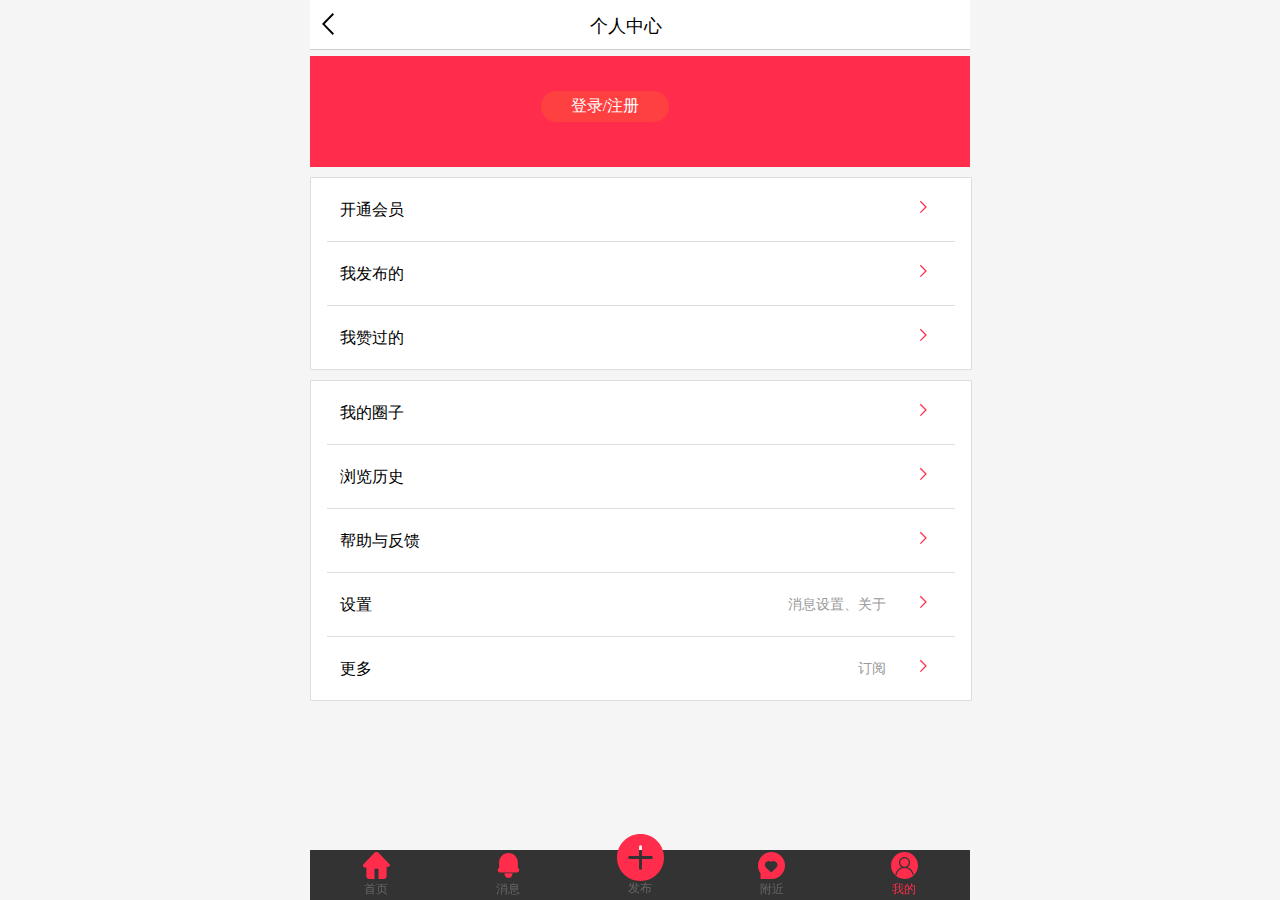
<file: wode/gerenzhongxin.html>
<!doctype html>
<html>
<head>
<meta charset="utf-8">
<title>个人中心</title>
    <meta name="charset" content="utf-8">
    <meta name="viewport" content="initial-scale=1.0, maximum-scale=1.0, minimum-scale=1.0, user-scalable=no, width=device-width">
    <meta name="apple-mobile-web-app-capable" content="yes">
	<meta name="apple-mobile-web-app-status-bar-style" content="black">
	<meta http-equiv="Cache-Control" content="must-revalidate,no-cache">
	<meta name="application-name" content=>
    <meta name="description" content=>
    <meta name="keywords" content="">

<link rel="stylesheet" type="text/css" href="css/4.css">
<link rel="stylesheet" type="text/css" href="css/style.css" />
</head>

<body>
<div class="big">
<div class="head">
<a href="../index.html">
   <svg class="icon" style="" viewBox="0 0 1024 1024" version="1.1" xmlns="http://www.w3.org/2000/svg" p-id="3169" xmlns:xlink="http://www.w3.org/1999/xlink" width="32" height="32"><defs><style type="text/css"><![CDATA[

]]></style></defs><path d="M629.376 160 330.624 467.968 330.624 467.968 288 512 330.624 555.968 330.688 555.968 629.376 863.936 672 819.968 373.312 512 672 204.032Z" p-id="3170"/></svg></a><p>个人中心</p><div class="kong"></div></div>

<div class="wo">

	
		<nav class="main_nav">
			<ul>
				<li><a class="cd-signin" href="../denglu/denglu.html">登录/注册</a></li>

			</ul>
		</nav>
	</div>
	
	

<ul class="nav">
  <li>
    <a href="#"><svg xmlns:xlink="http://www.w3.org/1999/xlink" xmlns="http://www.w3.org/2000/svg" version="1.1" width="14" height="14" viewBox="0 0 32 32"><defs><style type="text/css"><![CDATA[

]]></style></defs><g class="transform-group"><g transform="scale(0.03125, 0.03125)"><path d="M633.361447 510.516239 253.723194 890.25682 320.748276 957.179574 767.411612 510.516239 320.748276 63.852903 253.723194 130.775657Z" fill="#ff2d4b"></path></g></g></svg>
    <span>开通会员</span>
    
    </a>
  </li>
  <li>
    <a href="#"><svg xmlns:xlink="http://www.w3.org/1999/xlink" xmlns="http://www.w3.org/2000/svg" version="1.1" width="14" height="14" viewBox="0 0 32 32"><defs><style type="text/css"><![CDATA[

]]></style></defs><g class="transform-group"><g transform="scale(0.03125, 0.03125)"><path d="M633.361447 510.516239 253.723194 890.25682 320.748276 957.179574 767.411612 510.516239 320.748276 63.852903 253.723194 130.775657Z" fill="#ff2d4b"></path></g></g></svg>
    <span>我发布的</span>
    </a>
  </li>

  <li>
    <a href="#"><svg xmlns:xlink="http://www.w3.org/1999/xlink" xmlns="http://www.w3.org/2000/svg" version="1.1" width="14" height="14" viewBox="0 0 32 32"><defs><style type="text/css"><![CDATA[

]]></style></defs><g class="transform-group"><g transform="scale(0.03125, 0.03125)"><path d="M633.361447 510.516239 253.723194 890.25682 320.748276 957.179574 767.411612 510.516239 320.748276 63.852903 253.723194 130.775657Z" fill="#ff2d4b"></path></g></g></svg>
    <span>我赞过的</span>
    </a>
  </li>
</ul>
<ul class="nav">

  <li>
    <a href="#"><svg xmlns:xlink="http://www.w3.org/1999/xlink" xmlns="http://www.w3.org/2000/svg" version="1.1" width="14" height="14" viewBox="0 0 32 32"><defs><style type="text/css"><![CDATA[

]]></style></defs><g class="transform-group"><g transform="scale(0.03125, 0.03125)"><path d="M633.361447 510.516239 253.723194 890.25682 320.748276 957.179574 767.411612 510.516239 320.748276 63.852903 253.723194 130.775657Z" fill="#ff2d4b"></path></g></g></svg>
    <span>我的圈子</span>
 
    </a>
  </li>
  <li>
    <a href="#"><svg xmlns:xlink="http://www.w3.org/1999/xlink" xmlns="http://www.w3.org/2000/svg" version="1.1" width="14" height="14" viewBox="0 0 32 32"><defs><style type="text/css"><![CDATA[

]]></style></defs><g class="transform-group"><g transform="scale(0.03125, 0.03125)"><path d="M633.361447 510.516239 253.723194 890.25682 320.748276 957.179574 767.411612 510.516239 320.748276 63.852903 253.723194 130.775657Z" fill="#ff2d4b"></path></g></g></svg>
    <span>浏览历史</span>
    </a>
  </li>
  <li>
    <a href="#"><svg xmlns:xlink="http://www.w3.org/1999/xlink" xmlns="http://www.w3.org/2000/svg" version="1.1" width="14" height="14" viewBox="0 0 32 32"><defs><style type="text/css"><![CDATA[

]]></style></defs><g class="transform-group"><g transform="scale(0.03125, 0.03125)"><path d="M633.361447 510.516239 253.723194 890.25682 320.748276 957.179574 767.411612 510.516239 320.748276 63.852903 253.723194 130.775657Z" fill="#ff2d4b"></path></g></g></svg>
    <span>帮助与反馈</span>
    </a>
  </li>
    <li>
    <a href="#"><svg xmlns:xlink="http://www.w3.org/1999/xlink" xmlns="http://www.w3.org/2000/svg" version="1.1" width="14" height="14" viewBox="0 0 32 32"><defs><style type="text/css"><![CDATA[

]]></style></defs><g class="transform-group"><g transform="scale(0.03125, 0.03125)"><path d="M633.361447 510.516239 253.723194 890.25682 320.748276 957.179574 767.411612 510.516239 320.748276 63.852903 253.723194 130.775657Z" fill="#ff2d4b"></path></g></g></svg>
    <span>设置</span>
    <em>消息设置、关于</em>
    </a>
  </li>  <li>
    <a href="#"><svg xmlns:xlink="http://www.w3.org/1999/xlink" xmlns="http://www.w3.org/2000/svg" version="1.1" width="14" height="14" viewBox="0 0 32 32"><defs><style type="text/css"><![CDATA[

]]></style></defs><g class="transform-group"><g transform="scale(0.03125, 0.03125)"><path d="M633.361447 510.516239 253.723194 890.25682 320.748276 957.179574 767.411612 510.516239 320.748276 63.852903 253.723194 130.775657Z" fill="#ff2d4b"></path></g></g></svg>
    <span>更多</span>
    <em>订阅</em>
    </a>
  </li>
</ul>
<div id="footer">
<div class="xuan">
<a href="../index.html">
<svg t="1528635126999" class="icon" style="" viewBox="0 0 1024 1024" version="1.1" xmlns="http://www.w3.org/2000/svg" p-id="2076" xmlns:xlink="http://www.w3.org/1999/xlink" width="27" height="27"><defs><style type="text/css"></style></defs><path d="M563.197497 0 460.802503 0 0.012259 486.388227c0 0 0.901006 102.396016 51.200051 102.396016s76.797012 0 76.797012 0 0 232.496449 0 332.816677c0 100.300818 102.397038 102.399081 102.397038 102.399081l204.79714 0c0 0 0-272.419617 0-358.416702 0-25.647017 25.600026-25.600026 25.600026-25.600026l102.394994 0c0 0 25.601047 0.851972 25.601047 25.600026 0 92.198911 0 358.416702 0 358.416702s99.647027 0 204.795097 0c105.147048 0 102.398059-102.399081 102.398059-102.399081L895.992721 563.185239c0 0 27.19875 0 76.799055 0 49.59724 0 51.195965-76.79599 51.195965-76.79599L563.197497 0z" p-id="2077" fill="#ff2d4b"></path></svg>
</a>
<p class="two">首页</p></div>

<div class="xuan"><a href="../xiaoxi/xiaoxi.html">
<svg t="1528635258758" class="icon" style="" viewBox="0 0 1024 1024" version="1.1" xmlns="http://www.w3.org/2000/svg" p-id="3053" xmlns:xlink="http://www.w3.org/1999/xlink" width="27" height="27"><defs><style type="text/css"></style></defs><path d="M867.632673 605.464695 867.632673 393.668964c0-196.453301-159.223375-355.630626-355.632673-355.630626-196.451254 0-355.632673 159.221328-355.632673 355.630626l0 211.768101c-30.054503 14.266935-50.802036 44.886303-50.802036 80.359212 0 49.001017 39.814798 88.905866 88.925309 88.905866l635.013685 0c49.173956 0 88.929402-39.803541 88.929402-88.905866C918.433686 650.405233 897.665687 619.760283 867.632673 605.464695z" p-id="3054" fill="#ff2d4b"></path><path d="M640.827087 807.884894l-257.765715 0.25992c-22.839171-0.25992-23.473621 25.402553-23.473621 25.402553 0 84.176145 68.237127 152.413272 152.412248 152.413272s152.412248-68.237127 152.412248-152.413272C664.411225 833.547367 664.411225 808.144814 640.827087 807.884894z" p-id="3055" fill="#ff2d4b"></path></svg></a>
<p class="two">消息</p></div>

<div class="xuan1" id="top">
<svg t="1528635384927" class="icon" style="" viewBox="0 0 1024 1024" version="1.1" xmlns="http://www.w3.org/2000/svg" p-id="4033" xmlns:xlink="http://www.w3.org/1999/xlink" width="47" height="47"><defs><style type="text/css"></style></defs><path d="M512 0.001287c-282.769282 0-511.998713 229.229431-511.998713 511.998713 0 282.769282 229.229431 511.998713 511.998713 511.998713 282.767995 0 511.998713-229.228144 511.998713-511.998713C1023.998713 229.230718 794.767995 0.001287 512 0.001287zM748.560448 544.492778 542.994656 544.492778l0 205.560645c0 17.279887-13.946437 31.226324-31.221176 31.226324-17.279887 0-31.226324-13.946437-31.226324-31.226324L480.547156 544.492778l-205.559357 0c-17.279887 0-31.226324-13.946437-31.226324-31.226324s13.946437-31.226324 31.226324-31.226324l205.666182 0 0-205.559357c0-17.279887 13.94515-31.226324 31.219889-31.226324 17.279887 0 31.226324 13.946437 31.226324 31.226324L543.100194 482.041417l205.560645 0c17.17435 0 31.120786 13.946437 31.120786 31.226324S765.835188 544.492778 748.560448 544.492778z" p-id="4034" fill="#ff2d4b"></path></svg>
<p class="two" id="down">发布</p>
</div>

<div class="xuan">
<svg t="1528635530896" class="icon" style="" viewBox="0 0 1026 1024" version="1.1" xmlns="http://www.w3.org/2000/svg" p-id="5354" xmlns:xlink="http://www.w3.org/1999/xlink" width="27.052734375" height="27"><defs><style type="text/css"></style></defs><path d="M984.436364 311.854545c-25.6-60.509091-62.836364-116.363636-109.381819-162.90909l-6.981818-6.981819C772.654545 51.2 644.654545 0 512 0 374.690909 0 246.690909 53.527273 148.945455 148.945455v2.327272C53.527273 249.018182 0 377.018182 0 512c0 55.854545 9.309091 107.054545 25.6 158.254545 16.290909 46.545455 37.236364 90.763636 65.163636 132.654546l4.654546 4.654545v195.490909c0 9.309091 9.309091 18.618182 18.618182 18.618182H512c69.818182 0 134.981818-13.963636 200.145455-39.563636 60.509091-25.6 116.363636-62.836364 162.90909-109.381818l6.981819-6.981818c93.090909-95.418182 144.290909-221.090909 144.290909-356.072728-2.327273-67.490909-16.290909-132.654545-41.890909-197.818182zM695.854545 593.454545L512 770.327273c-2.327273 2.327273-6.981818 4.654545-11.636364 4.654545s-6.981818-2.327273-11.636363-4.654545l-181.527273-174.545455-2.327273-2.327273c-44.218182-44.218182-55.854545-100.072727-34.909091-153.6 23.272727-58.181818 81.454545-97.745455 141.963637-97.745454 27.927273 0 55.854545 9.309091 81.454545 25.6l4.654546 2.327273 4.654545-2.327273c25.6-16.290909 53.527273-25.6 81.454546-25.6 60.509091 0 118.690909 39.563636 141.963636 97.745454 25.6 53.527273 13.963636 109.381818-30.254546 153.6z" p-id="5355" fill="#ff2d4b"></path></svg>
<p class="two">附近</p></div>

<div class="xuan">
<a href="../wode/gerenzhongxin.html">
<svg t="1528635460968" class="icon" style="" viewBox="0 0 1024 1024" version="1.1" xmlns="http://www.w3.org/2000/svg" p-id="4807" xmlns:xlink="http://www.w3.org/1999/xlink" width="27" height="27"><defs><style type="text/css"></style></defs><path d="M675.318646 399.169235c0-89.577155-72.869634-162.446789-162.423253-162.446789-89.577155 0-162.446789 72.869634-162.446789 162.446789 0 89.553619 72.868611 162.42223 162.446789 162.423253C602.449012 561.592488 675.318646 488.722854 675.318646 399.169235z" p-id="4808" fill="#ff2d4b"></path><path d="M512.895393 1.833765C231.091192 1.833765 1.812275 231.112682 1.812275 512.916882c0 122.92261 44.2539 241.709017 124.633578 334.471724 97.205902 112.251573 238.072187 176.611393 386.449539 176.611393 281.804201 0 511.083118-229.278917 511.083118-511.083118S794.69857 1.833765 512.895393 1.833765zM811.620985 862.195847c-24.170492-145.975653-149.303444-251.928776-297.537534-251.928776-153.914462 0-282.778388 115.174136-299.724339 267.924075l-48.38908-5.371334c15.46318-139.243321 111.12082-251.29535 237.918691-293.210995-61.078077-37.031405-102.114702-103.94335-102.114702-180.439582 0-116.41029 94.711082-211.122395 211.121372-211.122395s211.097836 94.711082 211.097836 211.121372c0 76.088956-40.588417 142.69391-101.118002 179.846064 121.57287 39.394219 214.871789 143.033647 236.755192 275.243785L811.620985 862.195847z" p-id="4809" fill="#ff2d4b"></path></svg></a>
<p class="one">我的</p></div>

</div>
	</div>
</div>



</body>
</html>
</file>
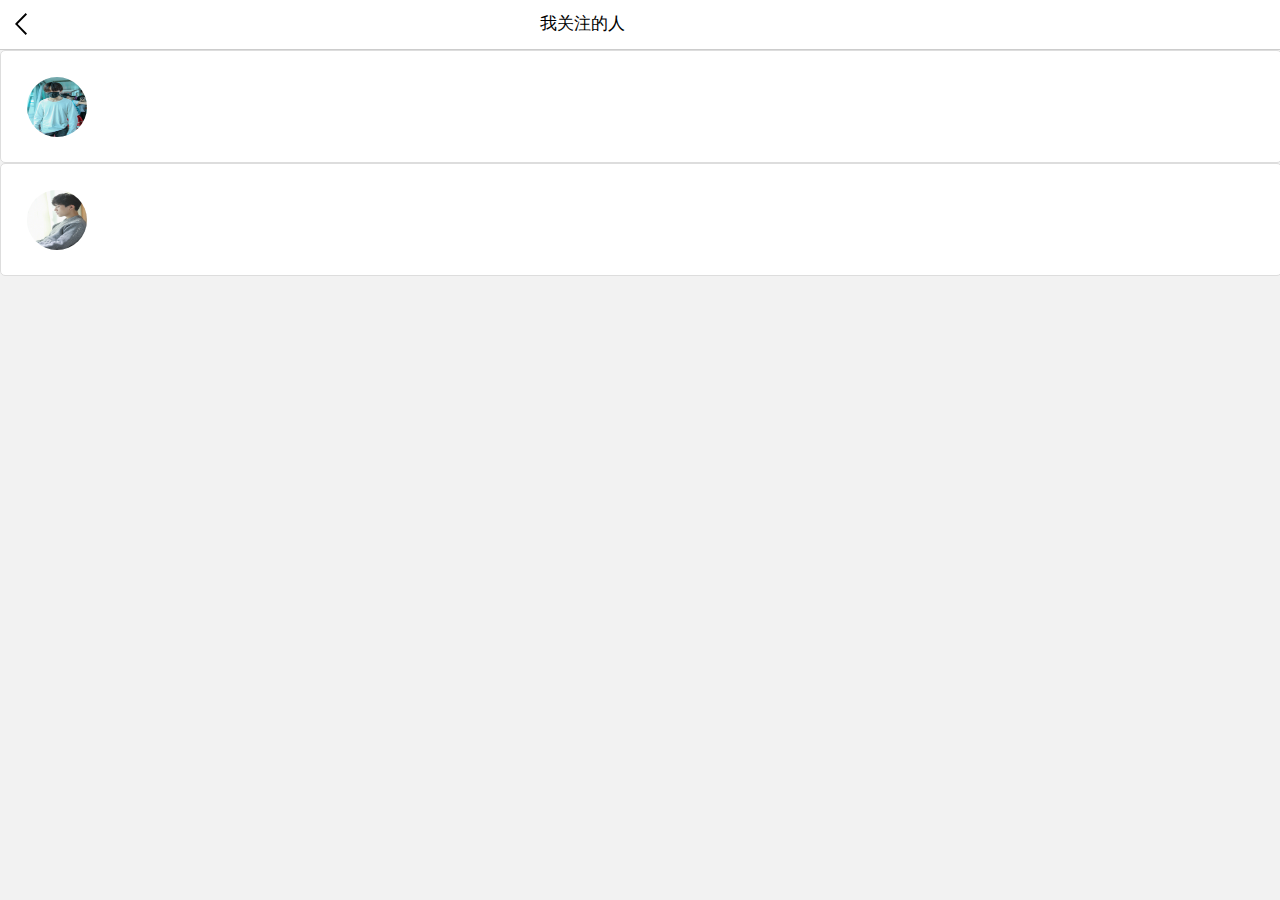
<file: wode/guanzhu.html>
<!doctype html>
<html>
<head>
<meta charset="utf-8">
<title>无标题文档</title>
    <meta name="charset" content="utf-8">
    <meta name="viewport" content="initial-scale=1.0, maximum-scale=1.0, minimum-scale=1.0, user-scalable=no, width=device-width">
    <meta name="apple-mobile-web-app-capable" content="yes">
	<meta name="apple-mobile-web-app-status-bar-style" content="black">
	<meta http-equiv="Cache-Control" content="must-revalidate,no-cache">
	<meta name="application-name" content=>
    <meta name="description" content=>
    <meta name="keywords" content="">

<style>
body,header,footer,div,span,p,img,a,ul,ol,li,dl,dt,dd,h1,h2,h3,h4,h5,h6,em,i,,u,del,menu,nav,fieldset,article,aside,details,figcaption,hgroup,pre,code,from,,th,td,tr,hr,table,img,figure,button,input,{padding:0;margin:0;}
body{ background: #f2f2f2;padding: 0;min-width: 300px;margin: 0 auto; font-size:14px;}
img{vertical-align:middle;border:0 none;}
ul,ol{list-style:none;}
a{text-decoration:none;color:inherit;}
p{padding:0;margin:0;}
h3{padding:0;margin:0;}
.head{ width:100%; background-color:#FFF;margin:0;  border-bottom:1px solid #CCC; margin-top:0px; padding:0; height:49px;}
.head svg{ margin-left:0.5%; float:left; margin-top:8px;}
.head p{ width:85%; font-size:17px; color:#000; line-height:3rem; text-align:center; float:left; margin-top:0; padding:0;}
.kong{ width:5%; height:32px; margin-right:0.5%; float:right;  }
.member{
	width:100%;
	overflow:hidden;
	border-radius:5px;
	border:1px solid #DDD;
	background:#fff;
}
.touxiang{
	float:left;
	margin:2%;
	}
.touxiang img{
	width:60px;
	height:60px;
	border-radius:60px;
}
.pangbai{
	float:left;
	margin:-19% 22% 3%;
}
.p1{
	font-size:14px;
	margin-top:3%;}
.p2{
	font-size:14px;
	color:#999;
	margin-top:3%;}
</style>

</head>

<body>
<div class="head"><a href="dengluhou.html"><svg class="icon" style="" viewBox="0 0 1024 1024" version="1.1" xmlns="http://www.w3.org/2000/svg" p-id="3169" xmlns:xlink="http://www.w3.org/1999/xlink" width="32" height="32"><defs><style type="text/css"><![CDATA[

]]></style></defs><path d="M629.376 160 330.624 467.968 330.624 467.968 288 512 330.624 555.968 330.688 555.968 629.376 863.936 672 819.968 373.312 512 672 204.032Z" p-id="3170"/></svg></a><p>我关注的人</p><div class="kong"></div></div>

<div class="member">
    <div class="touxiang">
         <img src="../images/a2.jpg">
    </div>
    <div class="pangbai">
         <h3>会飞的小天使</h3>
         <p class="p1">现居北京。萌妹子，希望大家能多和我交换。</p>
         <p class="p2">3位粉丝</p>

    </div>
</div>
<div class="member">
    <div class="touxiang">
         <img src="../images/a3.jpg">
    </div>
    <div class="pangbai">
         <h3>爱吃糖的小女孩</h3>
         <p class="p1">现居上海。萌妹子，希望大家能多和我交换。</p>
         <p class="p2">30位粉丝</p>

    </div>
</div>
</body>
</html>
</file>
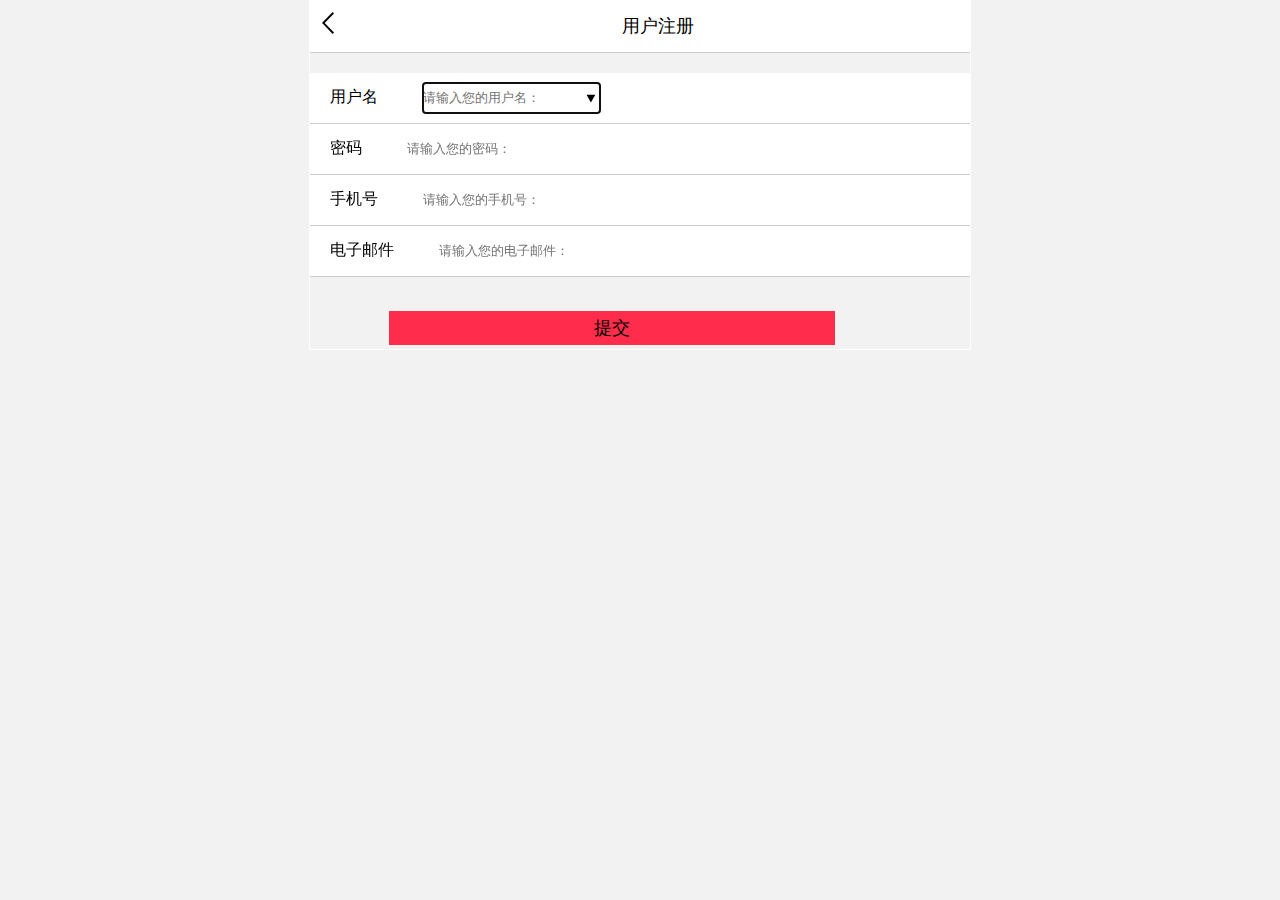
<file: zhuce/zhuce.html>
<!doctype html>
<html>
<head>
<meta charset="utf-8">
<meta name="viewport" content="width=device-width,initial-scale=1.0,user-scalable=0" />
 <meta name="apple-mobile-web-app-capable" content="yes" />
 <meta name="apple-mobile-web-app-status-bar-style" content="black">
 <meta name="format-detection" content="telephone=no" />
 <meta name="format-detection" content="email=no"/>
<title>注册页</title>
<link href="zc.css" rel="stylesheet" type="text/css">
	<script src="../js/jquery.min.js"></script>
</head>

<body>
<div id="big">
<div id="head"><a href="../denglu/denglu.html"><svg class="icon" style="" viewBox="0 0 1024 1024" version="1.1" xmlns="http://www.w3.org/2000/svg" p-id="3169" xmlns:xlink="http://www.w3.org/1999/xlink" width="32" height="32"><defs><style type="text/css"><![CDATA[

]]></style></defs><path d="M629.376 160 330.624 467.968 330.624 467.968 288 512 330.624 555.968 330.688 555.968 629.376 863.936 672 819.968 373.312 512 672 204.032Z" p-id="3170"/></svg></a><p>用户注册</p></div>

<div id="zhanghu">
<form name="df" id="df" action="doUserReg1.php" method="post">

<label for="user" style="margin-left:3%; line-height:3rem">用户名</label>
			<input type="text" id="user" name="uname" pattern="\w{6,18}"placeholder="请输入您的用户名：" list="dh" autofocus class="cs">
			<datalist id="dh">
				<option>duan</option>
			
			</datalist>
            </div>
<div id="mima"><label for="mm" style="margin-left:3%; line-height:3rem">密码</label>
			<input type="text" name="password" id="mm" pattern="\w{6}"placeholder="请输入您的密码："class="cs">
            </div>
<div id="shouji"><label for="br" style="margin-left:3%; line-height:3rem">手机号</label>
			<input type="text" name="number" id="br"placeholder="请输入您的手机号：" pattern="\w{11}" class="cs">
</div>
<div id="youjian"><label for="em" style="margin-left:3%; line-height:3rem">电子邮件</label>
			<input type="email" name="mail" id="em"placeholder="请输入您的电子邮件：" required class="cs">
            </div>

<div id="dianji"><input type="submit" value="提交" id="lala" onclick="register()">
    </div>
	
	
	
	<script>
	//测试注册
function register() {
    var u_user1 = document.getElementById("user").value;
    var u_password1 = document.getElementById("mm").value;
    if((u_user1 == "dyx") && (u_password1 == "dyx123")) {
        alert("注册成功！返回登录页面！");
        location.href="../denglu/denglu.html"";
    } else {
        alert("注册失败，返回登录页面！");
        location.href = "zhuce.html";
    }
}
	</script>
</body>
</html>
</file>
<file: css/index3-css.css>
@charset "utf-8";
/* CSS Document */
body,header,footer,div,span,p,img,a,ul,ol,li,dl,dt,dd,h1,h2,h3,h4,h5,h6,em,i,,u,del,menu,nav,fieldset,article,aside,details,figcaption,hgroup,pre,code,from,,th,td,tr,hr,table,img,figure,button,input,{padding:0;margin:0;}
body{background-color:#F5F5F5;font-size:14px; padding: 0;min-width: 320px; max-width: 660px;margin: 0 auto;}
img{vertical-align:middle;border:0 none;}
li,ul{list-style:none;}
a{text-decoration:none;color:inherit;}
section{display:block;margin:0 auto;}
header,footer{margin:0 auto;width:100%; padding:0;}
em,i{font-style:normal;}
html,body{width:100%;height:100%;}
button,input{border:0 none;}
u,del{text-decoration:none;}
h1,ul,p{padding:0; margin:0;}
h4{padding:0; margin:0; font-weight:100;}
h3{padding:0; margin:0;}
.top{width:100%; height:45px; border-bottom:1px solid #CCC; background:#FFF;}
.top svg{margin-left:3%; float:left; margin-top:1%;}
.top p{float:left; margin-left:25%; font-size:25px; font-weight:bold;color:#666;line-height:45px;}
.main{background:#fff; border-bottom:1px solid #ccc; margin-top:2%;}
.touxiang{float:left; margin:4%; clear:both;}
.touxiang img{ border-radius:40px;}
.touxiang1{float:left; margin-left:4%; clear:both;}
.touxiang1 img{ border-radius:40px;}
.pangbai1{float:left; margin-left:4%;}
.pangbai1 p{font-size:12px; color:#000;}
.pangbai{float:left; margin:7%;}
.pangbai p{font-size:12px; color:#999; margin-top:3%;}
.clear{clear:both;}
.content li{margin:3%;}
.tu img{margin:5%;}
header{
	background:#FFF none repeat scroll 0% 0%;
	position:relative;
	width:100%;
	height:49px;
	line-height:49px;
	display:block;
} 
.left{
	float:left;
	margin-top:8px;
	margin-left:0.5%;
	}
.left a{
	display:inline-block;
	min-width:36px;
	text-align:center;
	}
.mid {
	text-align:center;
	display:block;
	overflow:hidden;
	width:80%;
	float:left;
	}
.mid p{ font-size:18px;}
.right{
	float:right;
	margin-top:8px;
	margin-right:5%;
}
.nav{
	width:100%;
	border-radius:5px;
	border:1px solid #DDD;
	background:#fff;
	overflow:hidden;
	margin-top:3%;
	}
.nav li{
	border-bottom:1px solid #DDD;
	padding:1rem 0px;
	overflow:hidden;
	}
.nav li:last-child{
	border-bottom:0px none;
}
.nav{
	display:block;
	overflow:hidden;
	line-height:31px;
	margin-bottom:5%;
}
.nav svg{
	width:10%;
	float:right;
	margin-top:1%;
}
.nav span{
	color:#000;
	float:left;
	margin:0px 1rem;
	}
.nav li em{
	float:right;
	font-style:normal;
	color:#999;
	margin-right:1%;
	font-size:14px;
	margin-top:-0.1rem;
	}
.kuang{ height:300px;}
.name{
	color:#999;
	border:medium none;
	margin-left:10%;
	font-size:16px;
	vertical-align:text-top;
	height:50px;
 }
/*页脚*/
#footer{ width:100%; background-color:#FFF; height:50px; position:fixed; bottom:0; min-width:320px; max-width:660px; z-index:999;}
.xuan{ width:20%; float:left; text-align:center; cursor:pointer;}
.xuan1{ width:20%; float:left; text-align:center;}
#footera{ width:100%; background-color:#FFF; height:50px; position:fixed; bottom:0; min-width:320px; max-width:660px; border-top:1px solid #ddd; display:none; z-index:999;}
.two{ font-size:14px; color:#666; text-align:center; }
#hong{background-color:#F00; float:right; height:70px; width:40%;}
.three{ line-height:50px;font-size:14px; color:#fff;}
.threea{ line-height:40px;font-size:14px; color:#fff; cursor:pointer;}
#honga{background-color:#F00; float:right; height:40px; width:20%; margin-top:0.8%; margin-right:2%;}
.xuana{ width:50%; float:left; text-align:center; height:50px; border-left:1px solid #ddd;}
.dan{height:50px; border-top:1px solid #ddd; line-height:50px; color:#999;}
.num{ float:right;margin-right:2%; }
.nn{ margin-right:4%; float:right;}
.dan svg{ margin-top:15px; margin-left:5%; float:left;}
.hua{color:#00afc7; width:30%; margin-left:3%; float:left;}
.cheng1{ width:45%; float:left; margin-top:5%; margin-left:4%; background:#fff; border:1px solid #ddd; height:36%;}
.cheng3{ width:45%; float:left;margin-top:5%;margin-left:3%; background:#fff; border:1px solid #ddd; height:36%;}
.little img{width:100%;}
.little p{font-size:14px; margin-left:2%; float:left; margin-top:1.5%;}
.little h4{font-size:12px; color:#999; float:right; margin-right:2%;margin-top:2%;}
.little svg{float:left;}
.little span{ text-align:center;}
.hezi{margin-top:5%;}
#youlike{margin-top:2%; margin-bottom:101%; height:100%;}
#youlike h3{ font-weight:100; margin-left:3%;}
</file>
<file: wode/css/4.1.css>
@charset "utf-8";
/* CSS Document */
a{text-decoration:none; color:#000;}
body,h1,ul,li,p{list-style-type:none; padding:0; margin:0;}
body{background:#F5F5F5; padding-bottom:54px; height:100%; min-width:320px;}
.con{
	max-width:720px;
	margin:0 auto;
	height:100%;
}
.big{ max-width:660px; min-width:320px; margin:0 auto; }
.head{ width:100%; background-color:#FFF;margin:0;  border-bottom:1px solid #CCC; margin-top:0px; padding:0; height:49px;}
.head svg{ margin-left:0.5%; float:left; margin-top:8px;}
.head p{ width:85%; font-size:17px; color:#000; line-height:3rem; text-align:center; float:left; margin-top:0; padding:0;}
.kong{ width:5%; height:32px; margin-right:0.5%; float:right;  }
.hao{ margin:6%;}
.wo{
	background:#ff2d4b;
	padding:20px 0 0;
	height:176px;
}
.wo img{
	border-radius:50%;
	width:90px;
	height:90px;
	margin:0 auto;
	display:block;
}
.demo{
	margin-top:6%;
}
.wo p{
	text-align:center;
	line-height:5rem;
}
.wo p a{
	background:#FD0307;
	color:#fff;
	border-radius:20px;
	padding:5px 20px;
	}
	.wo svg{ width:3%;margin-left:6px;}
.member{
	width:100%;
	margin:5px 0;
	overflow:hidden;
	border-radius:5px;
	border:1px solid #DDD;
	background:#fff;
}
.member li{
	width:33%;
	float:left;
	border-right:1px solid #DDD;
	text-align:center;
	margin:2px 0;
}
.member li h2{
	font-weight:normal;
	color:#0FF;
	}
.member li:last-child{
	border-right:0px none;
}
.member svg{
	padding-top:15px;
}
.nav{
	width:100%;
	margin:10px 0;
	border-radius:5px;
	border:1px solid #DDD;
	background:#fff;
	overflow:hidden;
	}
.nav li{
	border-bottom:1px solid #DDD;
	padding:1rem 0px;
	margin:0px 1rem;
	overflow:hidden;
	}
.nav li:last-child{
	border-bottom:0px none;
}
.nav{
	display:block;
	overflow:hidden;
	line-height:31px;
}
.nav svg{
	width:10%;
	float:right;
	margin-top:10px;
}
.nav span{
	color:#000;
	float:left;
	margin-left:2%;
	}
.nav a{ 
	margin-left:1%;}
.nav li em{
	float:right;
	font-style:normal;
	color:#999;
	margin-right:1%;
	font-size:14px;
	}
.bianhua{
	width:42%;
	float:left;
	border-right:1px  solid #DDD;
	border-bottom:none;
}
#bian{
	border-right:none;
}
.nav1{
	width:94%;
	margin:10px 3%;
	border-radius:5px;
	border:1px solid #DDD;
	background:#fff;
	overflow:hidden;
	}
.nav1 li{
	border-bottom:1px solid #DDD;
	padding:1rem 0px;
	margin:0px 1rem;
	overflow:hidden;
	}

.nav1{
	display:block;
	overflow:hidden;
	line-height:31px;
}
.nav1 svg{
	width:10%;
	float:right;
	margin-top:1%;
}
.kkk{
	width:60%;
	float:left;
	line-height:60px;
	margin-left:4%;
}
.sss{
	color:#000;
	float:left;
	margin-left:2%;
	width:100%;
	}
.nav1 li em{
	font-style:normal;
	color:#999;
	font-size:14px;
	margin-left:2%;
	}
	.bbb{
		float:left;
		color:#0CF;
		font-size:14px;
		margin-left:2%;
		width:30%;
	}
.footer{
	padding-left:8px;
	padding-right:8px;
	text-align:center;
	overflow:hidden;
	display:flex;
}
.footer li{
	flex:1 1 0%;
	float:none;}
.footer a{
	color:#999;
	display:inline-block;
	width:100%;
	height:49px;
	line-height:20px;
}
.one{
	padding-top:2px;
	line-height:1;
	font-size:12px;
	display:block;
	overflow:hidden;
}
.footer svg{
	margin:4px auto 0px;
	display:block;
	line-height:24px;
}
.foot{
	background:#fff;
	border-top:1px solid #DDD;
	position:fixed;
	left:0px;
	bottom:0px;
	width:100%;
	height:49px;
	line-height:49px;
	z-index:1010;
	
}
.aaa a{
	color:#0CF;
}
#footer{ width:100%; background-color:#333333; height:50px; position:fixed; bottom:0; min-width:320px; max-width:660px; margin:0 auto;}
.xuan{ width:20%; float:left; text-align:center; margin-top:-1.5px;}
.xuan1{ width:20%; float:left; text-align:center; margin-top:-1.5px;}

.xuan svg{  margin-top:3px;}
.two{ font-size:12px; color:#666; text-align:center; margin-top:-1.5px;}
.twoo{ font-size:12px; color:#00afc7; text-align:center; margin-top:-1.5px;}
/*SVG*/
.one {color:#ff2d4b; font-size:12px; text-align:center; margin-top:-1.5px;}
.circle_style{ position:fixed;bottom:55px; margin:0 auto; width:60px; color:#FFF; height:30px; border-top:1px solid #ddd; text-align:center; line-height:30px; display:block; background:#ffffff; border-radius:30px 30px 0px 0px; margin-left:41.3%;}
#top svg { margin-top:-0.9rem;}
#down{ margin-top:-0.3rem;}

.gg{ display:none; position:fixed; top:400px; background-color:#FFF; opacity:0.8; width:100%; height:100%;}
.dong{ width:50%; float:left; text-align:center; margin-top:15px;}
.qt{  width:50%; float:left;text-align:center;  margin-top:15px; }
.del{ width:10%; float:right;}
</file>
<file: wode/css/4.css>
@charset "utf-8";
/* CSS Document */
a{text-decoration:none; color:#000;}
body,h1,ul,li{list-style-type:none; padding:0; margin:0;}
body{background:#F5F5F5; padding-bottom:54px; height:100%; min-width:320px;}
.big{ max-width:660px; min-width:320px; margin:0 auto; }
.head{ width:100%; background-color:#FFF;margin:0;  border-bottom:1px solid #CCC; margin-top:0px; padding:0; height:49px;}
.head svg{ margin-left:0.5%; float:left; margin-top:8px;}
.head p{ width:85%; font-size:18px; color:#000;  text-align:center; float:left; margin-top:14px; padding:0;}
.kong{ width:2%; height:32px; margin-right:0.5%; float:right;  }

.wo{ clear:both;
	background:#ff2d4b;
	padding:5px 0 0;
	height:106px;
}

.wo p{
	text-align:center;
	line-height:50px;
}
.wo p a{
	background:#0CC;
	color:#fff;
	border-radius:20px;
	padding:5px 20px;
	}

.nav{
	width:100%;
	margin:10px 0;
	border-radius:1px;
	border:1px solid #DDD;
	background:#fff;
	overflow:hidden;
	}
.nav li{
	border-bottom:1px solid #DDD;
	padding:1rem 0px;
	margin:0px 1rem;
	overflow:hidden;
	}
.nav li:last-child{
	border-bottom:0px none;
}
.nav{
	display:block;
	overflow:hidden;
	line-height:31px;
}
.nav svg{
	width:10%;
	float:right;
	margin-top:1%;
}
.nav span{
	color:#000;
	float:left;
	margin-left:2%;
	}
.nav li em{
	float:right;
	font-style:normal;
	color:#999;
	margin-right:1%;
	font-size:14px;
	}
.footer{
	padding-left:8px;
	padding-right:8px;
	text-align:center;
	overflow:hidden;
	display:flex;
}
.footer li{
	flex:1 1 0%;
	float:none;}
.footer a{
	color:#999;
	display:inline-block;
	width:100%;
	height:49px;
	line-height:20px;
}
.one{
	padding-top:2px;
	line-height:1;
	font-size:12px;
	display:block;
	overflow:hidden;
}
.footer svg{
	margin:4px auto 0px;
	display:block;
	line-height:24px;
}
.foot{
	background:#fff;
	border-top:1px solid #DDD;
	position:fixed;
	left:0px;
	bottom:0px;
	width:100%;
	height:49px;
	line-height:49px;
	z-index:1010;
	
}
#footer{ width:100%; background-color:#333333; height:50px; position:fixed; bottom:0; min-width:320px; max-width:660px; margin:0 auto;}
.xuan{ width:20%; float:left; text-align:center; margin-top:-1.5px;}
.xuan1{ width:20%; float:left; text-align:center; margin-top:-1.5px;}

.xuan svg{  margin-top:3px;}
.two{ font-size:12px; color:#666; text-align:center; margin-top:-1.5px;}
.twoo{ font-size:12px; color:#00afc7; text-align:center; margin-top:-1.5px;}
/*SVG*/
.one {color:#ff2d4b; font-size:12px; text-align:center; margin-top:-1.5px;}
.circle_style{ position:fixed;bottom:55px; margin:0 auto; width:60px; color:#FFF; height:30px; border-top:1px solid #ddd; text-align:center; line-height:30px; display:block; background:#ffffff; border-radius:30px 30px 0px 0px; margin-left:41.3%;}
#top svg { margin-top:-0.9rem;}
#down{ margin-top:-0.3rem;}
</file>
<file: wode/css/style.css>
@charset "utf-8";
/* CSS Document */
.main_nav { height:50px; width:20%; margin-left:35%; margin-top:30px;}
.main_nav li{width:80px; margin-right:10px; font-size:16px;  
  padding: 0.3em 1.5em;
  border-radius: 3em;
  background: #ff4040;
  text-align:center;
}
.main_nav li a{color:#fff}

.cd-user-modal {
  position: fixed;
  top: 0;
  left: 0;
  width: 100%;
  height: 100%;
  background: rgba(52, 54, 66, 0.9);
  z-index: 3;
  overflow-y: auto;
  cursor: pointer;
  visibility: hidden;
  opacity: 0; 
  transition: opacity 0.3s 0, visibility 0 0.3s;
}
.cd-user-modal.is-visible {
  visibility: visible;
  opacity: 1;
  transition: opacity 0.3s 0, visibility 0 0;
}
.cd-user-modal.is-visible .cd-user-modal-container {
  transform: translateY(0);
}

.cd-user-modal-container {
  position: relative;
  width: 90%;
  max-width: 600px;
  background: #FFF;
  margin: 3em auto 4em;
  cursor: auto;
  border-radius: 0.25em;
  transform: translateY(-30px);
  transition-property: transform;
  transition-duration: 0.3s;
}
.cd-user-modal-container .cd-switcher:after {
  content: "";
  display: table;
  clear: both;
}
.cd-user-modal-container .cd-switcher li {
  width: 50%;
  float: left;
  text-align: center;
}
.cd-user-modal-container .cd-switcher li:first-child a {
  border-radius: .25em 0 0 0;
}
.cd-user-modal-container .cd-switcher li:last-child a {
  border-radius: 0 .25em 0 0;
}
.cd-user-modal-container .cd-switcher a {
  display: block;
  width: 100%;
  height: 50px;
  line-height: 50px;
  background: #d2d8d8;
  color: #809191;
}
.cd-user-modal-container .cd-switcher a.selected {
  background: #FFF;
  color: #505260;
}
@media only screen and (min-width: 600px) {
  .cd-user-modal-container {
    margin: 4em auto;
  }
  .cd-user-modal-container .cd-switcher a {
    height: 70px;
    line-height: 70px;
  }
}

.cd-form {
  padding: 1.4em;
}
.cd-form .fieldset {
  position: relative;
  margin: 1.4em 0;
}
.cd-form .fieldset:first-child {
  margin-top: 0;
}
.cd-form .fieldset:last-child {
  margin-bottom: 0;
}
.cd-form label {
  font-size: 16px;
  font-size: 0.875rem;
}
.cd-form label.image-replace {
  /* replace text with an icon */
  display: inline-block;
  position: absolute;
  left: 15px;
  top: 50%;
  bottom: auto;
  transform: translateY(-50%);
  height: 20px;
  width: 20px;
  overflow: hidden;
  text-indent: 100%;
  white-space: nowrap;
  color: transparent;
  text-shadow: none;
  background-repeat: no-repeat;
  background-position: 50% 0;
}
.cd-form label.cd-username {
  background-image: url(../images/cd-icon-username.svg);
}
.cd-form label.cd-email {
  background-image: url(../images/cd-icon-email.svg);
}
.cd-form label.cd-password {
  background-image: url(../images/cd-icon-password.svg);
}
.cd-form input {
  margin: 0;
  padding: 0;
  border-radius: 0.25em;
}
.cd-form input.full-width {
  width: 80%;
}
.cd-form input.full-width2 {
  width: 94%;
}
.cd-form input.has-padding {
  padding: 12px 20px 12px 50px;
}
.cd-form input.has-border {
  border: 1px solid #d2d8d8;
  -webkit-appearance: none;
  -moz-appearance: none;
  -ms-appearance: none;
  -o-appearance: none;
  appearance: none;
}
.cd-form input.has-border:focus {
  border-color: #343642;
  box-shadow: 0 0 5px rgba(52, 54, 66, 0.1);
  outline: none;
}
.cd-form input.has-error {
  border: 1px solid #d76666;
}
.cd-form input[type=password] {
  /* space left for the HIDE button */
  padding-right: 65px;
}
.cd-form input[type=submit] {
  padding: 16px 0;
  cursor: pointer;
  background: #2f889a;
  color: #FFF;
  font-weight: bold;
  border: none;
  -webkit-appearance: none;
  -moz-appearance: none;
  -ms-appearance: none;
  -o-appearance: none;
  appearance: none;
}
.no-touch .cd-form input[type=submit]:hover, .no-touch .cd-form input[type=submit]:focus {
  background: #3599ae;
  outline: none;
}


@media only screen and (min-width: 600px) {
  .cd-form {
    padding: 2em;
  }
  .cd-form .fieldset {
    margin: 2em 0;
  }
  .cd-form .fieldset:first-child {
    margin-top: 0;
  }
  .cd-form .fieldset:last-child {
    margin-bottom: 0;
  }
  .cd-form input.has-padding {
    padding: 16px 29px 16px 50px;
  }
  .cd-form input[type=submit] {
    padding: 16px 0;
  }
}



.cd-close-form {
  /* form X button on top right */
  display: block;
  position: absolute;
  width: 40px;
  height: 40px;
  right: 0;
  top: -40px;
  background: url(../images/cd-icon-close.svg) no-repeat center center;
  text-indent: 100%;
  white-space: nowrap;
  overflow: hidden;
}
@media only screen and (min-width: 1170px) {
  .cd-close-form {
    display: none;
  }
}

#cd-login, #cd-signup, #cd-reset-password {
  display: none;
}

#cd-login.is-selected, #cd-signup.is-selected, #cd-reset-password.is-selected {
  display: block;
}
/*页脚*/
.quanbu{
	text-align:center;
	color:#999;
}
.footer{
	padding-left:8px;
	padding-right:8px;
	text-align:center;
	overflow:hidden;
	display:flex;
}
.footer li{
	flex:1 1 0%;
	float:none;}
.footer a{
	color:#999;
	display:inline-block;
	width:100%;
	height:49px;
	line-height:20px;
}
.one{
	padding-top:2px;
	line-height:1;
	font-size:12px;
	display:block;
	overflow:hidden;
}
.footer svg{
	margin:4px auto 0px;
	display:block;
	line-height:24px;
}
.foot{
	background:#fff;
	border-top:1px solid #DDD;
	position:fixed;
	left:0px;
	bottom:0px;
	width:100%;
	height:49px;
	line-height:49px;
	z-index:1010;
	
}
.aaa a{
	color:#0CF;
}
</file>
<file: zhuce/zc.css>
@charset "utf-8";
/* CSS Document */
body,header,footer,section,div,span,p,img,a,ul,ol,li,dl,dt,dd,h1,h2,h3,h4,h5,h6,em,i,b,u,del,menu,nav,fieldset,legend,article,aside,details,figcaption,hgroup,pre,code,from,blockquote,th,td,tr,hr,table,img,figure,button,input,textarea{padding:0;margin:0;-webkit-user-select:none;-moz-user-select:none;-ms-user-select:none;-o-user-select:none;user-select:none;-webkit-touch-callout:none;-webkit-text-size-adjust:none;-webkit-tap-highlight-color:rgba(0,0,0,0);font-family:Microsoft Yahei,Helvetica,Arial;}
ul{list-style:none;}
a{text-decoration:none;}
body{ margin:0; padding:0; background: #f2f2f2;}
#big{ max-width:660px; min-width:320px; margin:0 auto; border:1px solid #Fff; width:100%;}
#head{ max-width:660px; min-width:320px; width:100%; background-color:#FFF;margin:0;  border-bottom:1px solid #CCC;}
#head svg{ margin-left:0.5%; float:left; margin-top:6px;}
#head p{ font-size:18px; color:#000; line-height:3.2rem; text-align:center;}
#zhanghu{ background-color:#FFF; height:50px; border-bottom:1px solid #CCC; margin-top:20px;}
#zhanghu p{ font-size:15px; color:#000; line-height:2.5rem; margin-left:3%;}
.cs{ height:30px; margin-left:6%; border:1px solid #fff;}
#mima{ background-color:#FFF; height:50px; border-bottom:1px solid #CCC;}
#mima p{ font-size:15px; color:#000; line-height:2.5rem; margin-left:3%;}
#shouji{ background-color:#FFF; height:50px; border-bottom:1px solid #CCC;}
#youjian{ background-color:#FFF; height:50px; border-bottom:1px solid #CCC;}
#touxiang{ background-color:#FFF; height:50px; border-bottom:1px solid #CCC;}
#dianji{ width:90%; margin-left:5%; margin-top:30px; }
#lala{	background-color:#ff2d4b;
	color:#000;
    border: none;
    padding: 5px 3px;
    text-align: center;
    text-decoration: none;
    display: inline-block;
    font-size: 18px;
    margin: 4px 46px;
    cursor: pointer;
	width:75%;}
</file>
